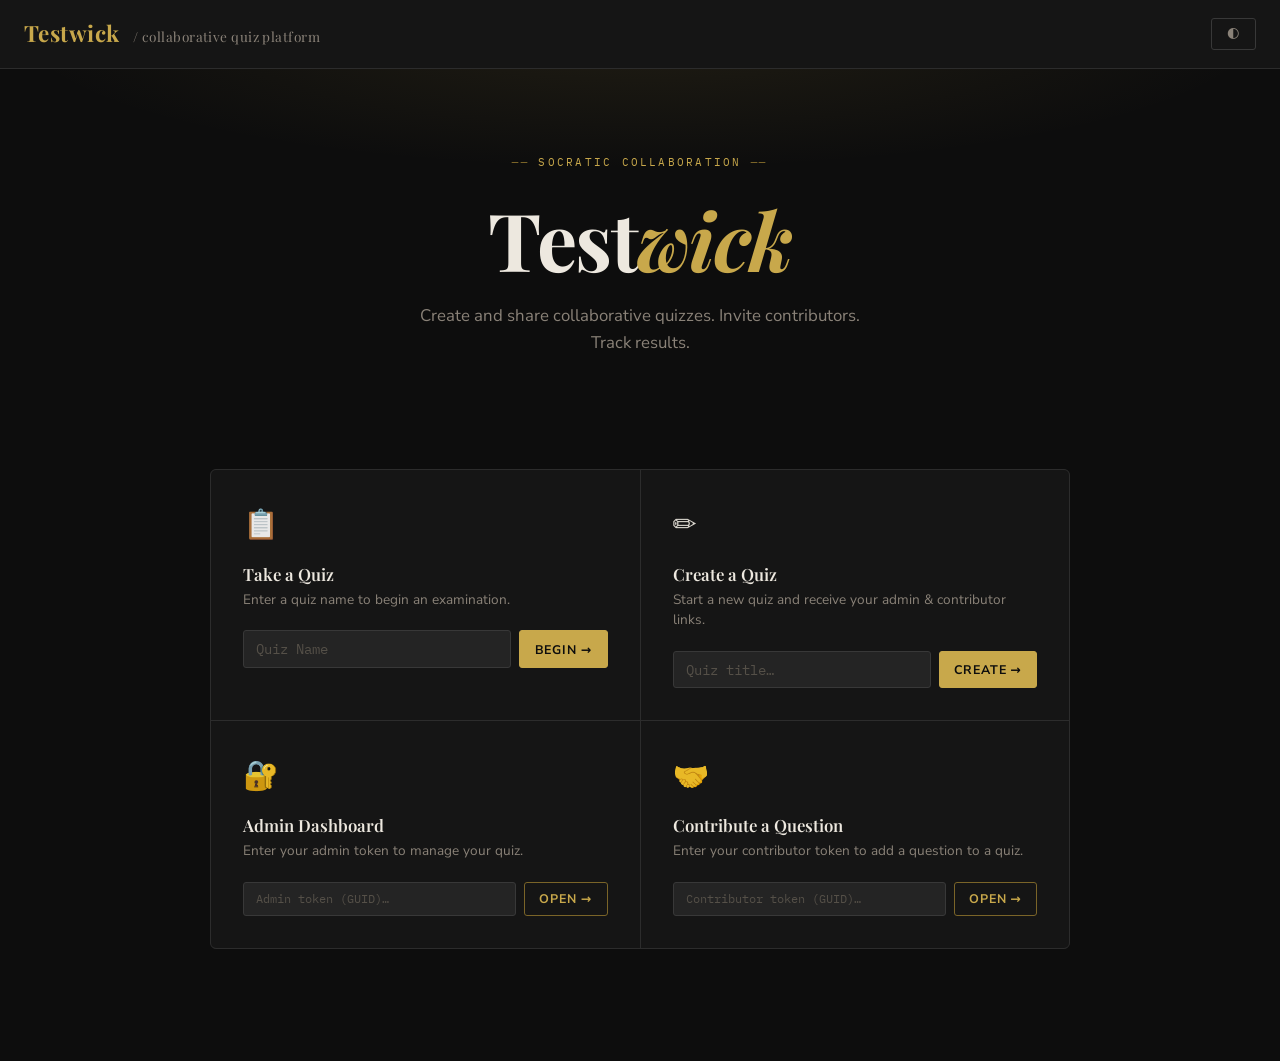
<file: Testwick/Testwick/wwwroot/index.html>
<!DOCTYPE html>
<html lang="en">
<head>
    <meta charset="UTF-8" />
    <meta name="viewport" content="width=device-width, initial-scale=1.0" />
    <title>Testwick</title>
    <link rel="stylesheet" href="style.css" />
    <style>
        /* ── Index-specific styles ── */
        .hero {
            padding: 5rem 1.5rem 4rem;
            text-align: center;
            position: relative;
            overflow: hidden;
        }

            .hero::before {
                content: '';
                position: absolute;
                inset: 0;
                background: radial-gradient(ellipse 70% 50% at 50% -10%, rgba(200,168,75,0.1) 0%, transparent 70%);
                pointer-events: none;
            }

        .hero-eyebrow {
            font-family: var(--font-mono);
            font-size: 0.7rem;
            color: var(--gold);
            text-transform: uppercase;
            letter-spacing: 0.2em;
            margin-bottom: 1.25rem;
            display: inline-flex;
            align-items: center;
            gap: 0.6rem;
        }

            .hero-eyebrow::before,
            .hero-eyebrow::after {
                content: '──';
                color: var(--gold-dim);
                font-size: 0.6rem;
            }

        .hero h1 {
            font-size: clamp(2.8rem, 7vw, 5rem);
            font-weight: 700;
            letter-spacing: -0.02em;
            margin-bottom: 1rem;
            color: var(--text);
        }

            .hero h1 em {
                font-style: italic;
                color: var(--gold);
            }

        .hero-sub {
            font-size: 1.05rem;
            color: var(--text-muted);
            max-width: 480px;
            margin: 0 auto 3rem;
        }

        .hub-grid {
            display: grid;
            grid-template-columns: repeat(2, 1fr);
            gap: 1px;
            background: var(--border);
            border: 1px solid var(--border);
            border-radius: var(--radius-lg);
            overflow: hidden;
            max-width: 860px;
            margin: 0 auto;
        }

        @media (max-width: 640px) {
            .hub-grid {
                grid-template-columns: 1fr;
            }
        }

        .hub-panel {
            background: var(--surface);
            padding: 2rem;
            transition: background var(--transition);
        }

            .hub-panel:hover {
                background: var(--surface-2);
            }

        .hub-panel-icon {
            font-size: 1.8rem;
            margin-bottom: 1rem;
            opacity: 0.9;
        }

        .hub-panel h3 {
            font-size: 1.05rem;
            margin-bottom: 0.35rem;
        }

        .hub-panel p {
            font-size: 0.85rem;
            margin-bottom: 1.25rem;
            line-height: 1.5;
        }

        .inline-form {
            display: flex;
            gap: 0.5rem;
        }

            .inline-form input {
                flex: 1;
                min-width: 0;
                background: var(--surface-3);
                border: 1px solid var(--border-2);
                border-radius: var(--radius);
                color: var(--text);
                font-family: var(--font-mono);
                font-size: 0.85rem;
                padding: 0.55rem 0.75rem;
                outline: none;
                transition: border-color var(--transition);
            }

                .inline-form input:focus {
                    border-color: var(--gold);
                }

                .inline-form input::placeholder {
                    color: var(--text-dim);
                }

        .create-section {
            max-width: 860px;
            margin: 3rem auto 0;
            padding: 0 0 4rem;
        }

        .create-section-heading {
            font-family: var(--font-display);
            font-size: 1.5rem;
            margin-bottom: 1.5rem;
            display: flex;
            align-items: center;
            gap: 1rem;
        }

            .create-section-heading::after {
                content: '';
                flex: 1;
                height: 1px;
                background: var(--border);
            }

        /* Created Quiz Result */
        #create-result {
            background: var(--surface);
            border: 1px solid var(--gold-dim);
            border-radius: var(--radius-lg);
            padding: 2rem;
            animation: fadeUp 0.4s ease;
        }

            #create-result h3 {
                font-size: 1.15rem;
                margin-bottom: 0.5rem;
            }

            #create-result .quiz-id-display {
                font-family: var(--font-mono);
                color: var(--gold);
                font-size: 1rem;
                margin-bottom: 1.5rem;
            }

        .token-section {
            margin-bottom: 1rem;
        }

            .token-section label {
                font-size: 0.72rem;
                font-weight: 700;
                text-transform: uppercase;
                letter-spacing: 0.08em;
                color: var(--text-muted);
                display: block;
                margin-bottom: 0.35rem;
            }

        .token-links {
            display: flex;
            gap: 0.5rem;
            margin-top: 0.75rem;
        }
    </style>
</head>
<body>
    <header class="site-header">
        <span class="site-logo">Testwick <span>/ collaborative quiz platform</span></span>
        <nav class="nav-links">
            <button class="btn btn-ghost btn-sm" onclick="toggleTheme()">🌓</button>
        </nav>
    </header>

    <!-- ── Hero ── -->
    <section class="hero">
        <div class="hero-eyebrow">Socratic Collaboration</div>
        <h1>Test<em>wick</em></h1>
        <p class="hero-sub">Create and share collaborative quizzes. Invite contributors. Track results.</p>
    </section>

    <!-- ── Hub Grid ── -->
    <div style="padding: 0 1.5rem;">
        <div class="hub-grid fade-up">

            <!-- Take a Quiz -->
            <div class="hub-panel">
                <div class="hub-panel-icon">📋</div>
                <h3>Take a Quiz</h3>
                <p>Enter a quiz name to begin an examination.</p>
                <div class="inline-form">
                    <input type="text" id="quiz-name-input" placeholder="Quiz Name" />
                    <button class="btn btn-primary btn-sm" onclick="goToQuiz()">Begin →</button>
                </div>
                <div id="quiz-selection" class="hidden mt-2"></div>
                <div id="quiz-name-error" class="alert alert-error mt-2 hidden"></div>
            </div>

            <!-- Create a Quiz -->
            <div class="hub-panel">
                <div class="hub-panel-icon">✏️</div>
                <h3>Create a Quiz</h3>
                <p>Start a new quiz and receive your admin &amp; contributor links.</p>
                <div class="inline-form">
                    <input type="text" id="quiz-title-input" placeholder="Quiz title…" />
                    <button id="create-btn" class="btn btn-primary btn-sm" onclick="createQuiz()">Create →</button>
                </div>
                <div id="create-error" class="alert alert-error mt-2 hidden"></div>
                <div id="create-loading" class="mt-2 hidden" style="display:none;">
                    <span class="spinner"></span>
                </div>
            </div>

            <!-- Admin Access -->
            <div class="hub-panel">
                <div class="hub-panel-icon">🔐</div>
                <h3>Admin Dashboard</h3>
                <p>Enter your admin token to manage your quiz.</p>
                <div class="inline-form">
                    <input type="text" id="admin-token-input" placeholder="Admin token (GUID)…" style="font-family:var(--font-mono);font-size:0.75rem;" />
                    <button class="btn btn-outline btn-sm" onclick="goToAdmin()">Open →</button>
                </div>
                <div id="admin-error" class="alert alert-error mt-2 hidden"></div>
            </div>

            <!-- Contributor Access -->
            <div class="hub-panel">
                <div class="hub-panel-icon">🤝</div>
                <h3>Contribute a Question</h3>
                <p>Enter your contributor token to add a question to a quiz.</p>
                <div class="inline-form">
                    <input type="text" id="contrib-token-input" placeholder="Contributor token (GUID)…" style="font-family:var(--font-mono);font-size:0.75rem;" />
                    <button class="btn btn-outline btn-sm" onclick="goToContrib()">Open →</button>
                </div>
                <div id="contrib-error" class="alert alert-error mt-2 hidden"></div>
            </div>

        </div>
    </div>

    <!-- ── Created Quiz Result ── -->
    <div class="create-section">
        <div id="create-result" class="hidden">
            <div class="section-label">Quiz Created</div>
            <h3>Your quiz is ready</h3>
            <div class="quiz-id-display">Quiz ID: <span id="result-quiz-id"></span></div>

            <div class="token-section">
                <label>Admin Token (keep private — full control)</label>
                <div class="token-box">
                    <code id="result-admin-token"></code>
                    <button class="token-copy-btn" onclick="copyToken('result-admin-token', this)">copy</button>
                </div>
            </div>

            <div class="token-section">
                <label>Contributor Token (share with contributors)</label>
                <div class="token-box">
                    <code id="result-contrib-token"></code>
                    <button class="token-copy-btn" onclick="copyToken('result-contrib-token', this)">copy</button>
                </div>
            </div>

            <div class="token-links">
                <button class="btn btn-primary btn-sm" onclick="openAdmin()">Open Admin Dashboard →</button>
            </div>
        </div>
    </div>

    <script src="config.js"></script>
    <script>
        // ── Navigate to quiz ──────────────────────────────────────
        async function goToQuiz() {
            const name = document.getElementById('quiz-name-input').value.trim();
            const err = document.getElementById('quiz-name-error');

            // clear multiple choice container on call
            const container = document.getElementById('quiz-selection');
            container.innerHTML = '';

            if (!name) {
                err.textContent = 'Please enter a valid quiz name.';
                err.classList.remove('hidden');
                return;
            }

            err.classList.add('hidden');

            try {
                const url = API.quizByName(name);
                console.log(url);
                const res = await fetch(url);
                if (!res.ok) throw new Error(`Server error: ${res.status}`);

                const quizzes = await res.json();

                if (!quizzes || quizzes.length === 0) {
                    err.textContent = 'No quizzes found with that name.';
                    err.classList.remove('hidden');
                    return;
                }

                if (quizzes.length === 1) {
                    window.location.href = `quiz.html?id=${quizzes[0].id}`;
                    return;
                }

                // multiple matches -> show selector
                renderQuizSelection(quizzes);
            }
            catch (e) {
                err.textContent = `Failed to search quizzes: ` + e.message;
                err.classList.remove('hidden');
            }
        }

        document.getElementById('quiz-name-input').addEventListener('keydown', e => {
            if (e.key === 'Enter') goToQuiz();
        });

        function renderQuizSelection(quizzes) {
            const container = document.getElementById('quiz-selection');
            container.innerHTML = '';

            quizzes.forEach(q => {
                const btn = document.createElement('button');
                btn.className = 'btn btn-outline btn-sm';
                btn.style.display = 'block';
                btn.style.merginBottom = '0.5rem';

                btn.textContent = `${q.title} (ID: ${q.id})`;

                btn.onclick = () => {
                    window.location.href = `quiz.html?id=${q.id}`;
                }

                container.appendChild(btn);
            })

            container.classList.remove('hidden');
        }

        // ── Create quiz ───────────────────────────────────────────
        let createdAdminToken = null;
        let createCooldown = false;

        async function createQuiz() {

            // handle rapid clicks
            if (createCooldown) return; // block clicks

            const btn = document.getElementById("create-btn");
            const title = document.getElementById('quiz-title-input').value.trim();
            const err = document.getElementById('create-error');
            const loading = document.getElementById('create-loading');
            const result = document.getElementById('create-result');

            if (!title) {
                err.textContent = 'Please enter a quiz title.';
                err.classList.remove('hidden');
                return;
            }
            err.classList.add('hidden');
            loading.classList.remove('hidden');

            try {
                const res = await fetch(API.quizCreate(), {
                    method: 'POST',
                    headers: { 'Content-Type': 'application/json' },
                    body: JSON.stringify({ title, questionIds: [] })
                });
                if (!res.ok) throw new Error(`Server error ${res.status}`);
                const data = await res.json();

                createdAdminToken = data.adminToken;
                document.getElementById('quiz-title-input').textContent = ""; // clear on creation
                document.getElementById('result-quiz-id').textContent = data.id;
                document.getElementById('result-admin-token').textContent = data.adminToken;
                document.getElementById('result-contrib-token').textContent = data.contributorToken;
                result.classList.remove('hidden');
                result.scrollIntoView({ behavior: 'smooth', block: 'center' });

                // add cooldown on success
                createCooldown = true;
                if (btn) btn.disabled = true;
            } catch (e) {
                err.textContent = 'Failed to create quiz: ' + e.message;
                err.classList.remove('hidden');
            } finally {
                loading.classList.add('hidden');
            }

            // handle re-enabling of create button
            setTimeout(() => {
                createCooldown = false;
                if (btn) btn.disabled = false;
            }, 1000);
        }

        document.getElementById('quiz-title-input').addEventListener('keydown', e => {
            if (e.key === 'Enter') createQuiz();
        });

        function openAdmin() {
            if (createdAdminToken) window.location.href = `admin.html?token=${createdAdminToken}`;
        }

        // ── Admin navigation ──────────────────────────────────────
        function goToAdmin() {
            const tok = document.getElementById('admin-token-input').value.trim();
            const err = document.getElementById('admin-error');
            if (!isGuid(tok)) {
                err.textContent = 'Please enter a valid GUID token.';
                err.classList.remove('hidden');
                return;
            }
            err.classList.add('hidden');
            window.location.href = `admin.html?token=${tok}`;
        }

        document.getElementById('admin-token-input').addEventListener('keydown', e => {
            if (e.key === 'Enter') goToAdmin();
        });
        document.getElementById('admin-token-input').addEventListener('keydown', e => {
            if (e.key === 'Enter') goToAdmin();
        });

        // ── Contributor navigation ────────────────────────────────
        function goToContrib() {
            const tok = document.getElementById('contrib-token-input').value.trim();
            const err = document.getElementById('contrib-error');
            if (!isGuid(tok)) {
                err.textContent = 'Please enter a valid GUID token.';
                err.classList.remove('hidden');
                return;
            }
            err.classList.add('hidden');
            window.location.href = `contribute.html?token=${tok}`;
        }

        document.getElementById('contrib-token-input').addEventListener('keydown', e => {
            if (e.key === 'Enter') goToContrib();
        });

        // ── Helpers ───────────────────────────────────────────────
        function isGuid(s) {
            return /^[0-9a-f]{8}-[0-9a-f]{4}-[0-9a-f]{4}-[0-9a-f]{4}-[0-9a-f]{12}$/i.test(s);
        }

        function copyToken(elementId, btn) {
            const text = document.getElementById(elementId).textContent;
            navigator.clipboard.writeText(text).then(() => {
                const orig = btn.textContent;
                btn.textContent = 'copied!';
                btn.style.color = 'var(--green)';
                setTimeout(() => { btn.textContent = orig; btn.style.color = ''; }, 1800);
            });
        }
    </script>
</body>
</html>
</file>
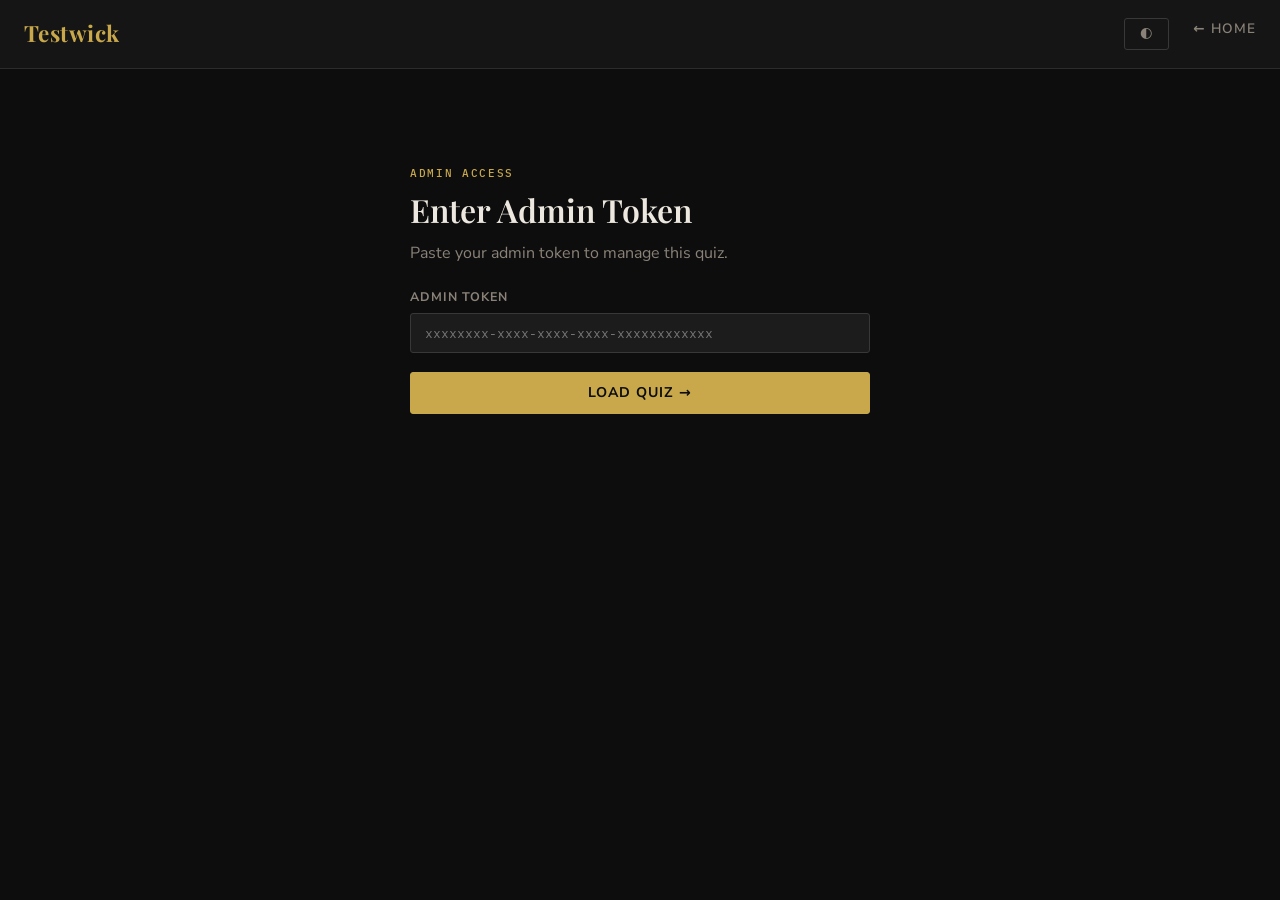
<file: Testwick/Testwick/wwwroot/admin.html>
<!DOCTYPE html>
<html lang="en">
<head>
    <meta charset="UTF-8" />
    <meta name="viewport" content="width=device-width, initial-scale=1.0" />
    <title>Testwick – Admin</title>
    <link rel="stylesheet" href="style.css" />
    <style>
        .admin-shell {
            max-width: 860px;
            margin: 0 auto;
            padding: 2rem 1.5rem 4rem;
        }

        /* Top stats bar */
        .stats-bar {
            display: flex;
            gap: 1px;
            background: var(--border);
            border: 1px solid var(--border);
            border-radius: var(--radius-lg);
            overflow: hidden;
            margin-bottom: 2rem;
        }

        .stat-cell {
            flex: 1;
            background: var(--surface);
            padding: 1rem 1.25rem;
            text-align: center;
        }

            .stat-cell:hover {
                background: var(--surface-2);
            }

        .stat-num {
            font-family: var(--font-display);
            font-size: 1.8rem;
            color: var(--gold);
            line-height: 1;
            margin-bottom: 0.3rem;
        }

        .stat-label {
            font-family: var(--font-mono);
            font-size: 0.65rem;
            color: var(--text-dim);
            text-transform: uppercase;
            letter-spacing: 0.1em;
        }

        /* Section panels */
        .admin-section {
            background: var(--surface);
            border: 1px solid var(--border);
            border-radius: var(--radius-lg);
            padding: 1.5rem;
            margin-bottom: 1.25rem;
        }

        .admin-section-title {
            font-family: var(--font-display);
            font-size: 1rem;
            color: var(--text);
            margin-bottom: 1rem;
            display: flex;
            align-items: center;
            gap: 0.6rem;
        }

        /* Token row */
        .token-row {
            margin-bottom: 0.75rem;
        }

            .token-row label {
                font-size: 0.7rem;
                font-weight: 700;
                text-transform: uppercase;
                letter-spacing: 0.08em;
                color: var(--text-muted);
                display: block;
                margin-bottom: 0.3rem;
            }

        /* Edit title */
        .edit-title-row {
            display: flex;
            gap: 0.5rem;
            align-items: flex-start;
        }

            .edit-title-row input {
                flex: 1;
                background: var(--surface-2);
                border: 1px solid var(--border-2);
                border-radius: var(--radius);
                color: var(--text);
                font-family: var(--font-display);
                font-size: 1rem;
                padding: 0.6rem 0.85rem;
                outline: none;
                transition: border-color var(--transition);
            }

                .edit-title-row input:focus {
                    border-color: var(--gold);
                }

        /* Add question row */
        .add-q-row {
            display: flex;
            gap: 0.5rem;
            align-items: flex-end;
        }

            .add-q-row .field {
                margin-bottom: 0;
                flex: 1;
            }

        /* Question list */
        .question-list {
            display: flex;
            flex-direction: column;
            gap: 0.75rem;
        }

        .question-item {
            background: var(--surface-2);
            border: 1px solid var(--border);
            border-radius: var(--radius-lg);
            padding: 1rem 1.25rem;
            display: flex;
            align-items: center;
            gap: 1rem;
            transition: border-color var(--transition);
        }

            .question-item:hover {
                border-color: var(--border-2);
            }

        .remove-btn {
            background: none;
            border: none;
            cursor: pointer;
            color: var(--text-dim);
            font-size: 0.9rem;
            padding: 0 0.2rem;
            transition: color var(--transition);
            line-height: 1;
            vertical-align: central;
        }

            .remove-btn:hover {
                color: var(--red);
            }

        .q-position {
            font-family: var(--font-mono);
            font-size: 0.72rem;
            color: var(--text-dim);
            min-width: 24px;
            text-align: right;
            padding-top: 2px;
        }

        .q-body {
            flex: 1;
            min-width: 0;
        }

            .q-body .q-text {
                font-family: var(--font-display);
                font-size: 0.95rem;
                color: var(--text);
                margin-bottom: 0.4rem;
                line-height: 1.4;
            }

        .q-choices-preview {
            display: flex;
            flex-wrap: wrap;
            gap: 0.35rem;
            margin-top: 0.4rem;
        }

        .q-choice-pill {
            font-size: 0.72rem;
            padding: 0.15rem 0.5rem;
            border-radius: 999px;
            border: 1px solid var(--border-2);
            color: var(--text-dim);
            background: var(--surface-3);
        }

            .q-choice-pill.is-correct {
                border-color: var(--green);
                color: var(--green);
                background: var(--green-bg);
            }

        .q-actions-cell {
            display: flex;
            flex-direction: column;
            gap: 0.4rem;
            align-items: flex-end;
            flex-shrink: 0;
        }

        /* Results table */
        .results-table {
            width: 100%;
            border-collapse: collapse;
            font-size: 0.85rem;
        }

            .results-table th {
                font-family: var(--font-mono);
                font-size: 0.65rem;
                text-transform: uppercase;
                letter-spacing: 0.08em;
                color: var(--text-dim);
                padding: 0.5rem 0.75rem;
                text-align: left;
                border-bottom: 1px solid var(--border);
            }

            .results-table td {
                padding: 0.65rem 0.75rem;
                color: var(--text-muted);
                border-bottom: 1px solid var(--border);
            }

            .results-table tr:last-child td {
                border-bottom: none;
            }

            .results-table tr:hover td {
                background: var(--surface-2);
                color: var(--text);
            }

        .score-cell {
            font-family: var(--font-mono);
            color: var(--gold) !important;
        }

        .name-cell {
            color: var(--text) !important;
            font-weight: 600;
        }

        /* Empty state inline */
        .inline-empty {
            text-align: center;
            padding: 2rem;
            color: var(--text-dim);
            font-size: 0.85rem;
            font-family: var(--font-mono);
        }

        /* Confirm dialog */
        .confirm-overlay {
            position: fixed;
            inset: 0;
            background: rgba(0,0,0,0.7);
            display: flex;
            align-items: center;
            justify-content: center;
            z-index: 100;
            backdrop-filter: blur(3px);
        }

        .confirm-box {
            background: var(--surface);
            border: 1px solid var(--border-2);
            border-radius: var(--radius-lg);
            padding: 2rem;
            max-width: 380px;
            width: 90%;
            text-align: center;
            animation: fadeUp 0.25s ease;
        }

            .confirm-box h3 {
                margin-bottom: 0.5rem;
            }

            .confirm-box p {
                font-size: 0.88rem;
                margin-bottom: 1.5rem;
            }

        .confirm-btns {
            display: flex;
            gap: 0.75rem;
            justify-content: center;
        }
    </style>
</head>
<body>

    <header class="site-header">
        <a href="index.html" class="site-logo">Testwick</a>
        <nav class="nav-links">
            <button class="btn btn-ghost btn-sm" onclick="toggleTheme()">🌓</button>
            <a href="index.html">← Home</a>
        </nav>
    </header>

    <!-- Confirm Dialog -->
    <div id="confirm-overlay" class="confirm-overlay hidden">
        <div class="confirm-box">
            <h3 id="confirm-title">Are you sure?</h3>
            <p id="confirm-body"></p>
            <div class="confirm-btns">
                <button class="btn btn-ghost" onclick="closeConfirm()">Cancel</button>
                <button class="btn btn-primary" id="confirm-ok-btn">Confirm</button>
            </div>
        </div>
    </div>

    <div class="admin-shell">

        <!-- Loading -->
        <div id="loading" class="loading-center">
            <div class="spinner"></div>
            <span>Loading quiz…</span>
        </div>

        <!-- Token Entry Prompt -->
        <div id="token-prompt" class="hidden" style="max-width:460px;margin:4rem auto;">
            <div class="section-label">Admin Access</div>
            <h2 style="margin-bottom:0.75rem;">Enter Admin Token</h2>
            <p style="margin-bottom:1.25rem;">Paste your admin token to manage this quiz.</p>
            <div class="field">
                <label>Admin Token</label>
                <input type="text" id="token-input-field"
                       placeholder="xxxxxxxx-xxxx-xxxx-xxxx-xxxxxxxxxxxx"
                       style="font-family:var(--font-mono);font-size:0.82rem;" />
            </div>
            <div id="token-error" class="alert alert-error hidden mb-2"></div>
            <button class="btn btn-primary btn-full" onclick="loadByToken()">Load Quiz →</button>
        </div>

        <!-- Error state -->
        <div id="error-state" class="hidden mt-4">
            <div class="alert alert-error"></div>
            <div class="text-center mt-3">
                <a href="index.html" class="btn btn-ghost">← Back to home</a>
            </div>
        </div>

        <!-- Main admin content -->
        <div id="admin-content" class="hidden">

            <!-- Page title -->
            <div class="page-hero" style="padding-top:2.5rem;">
                <div class="eyebrow">Admin Dashboard</div>
                <h1 id="quiz-title-display"></h1>
                <p id="quiz-meta-display"></p>
            </div>

            <!-- Stats -->
            <div class="stats-bar">
                <div class="stat-cell">
                    <div class="stat-num" id="stat-questions">0</div>
                    <div class="stat-label">Questions</div>
                </div>
                <div class="stat-cell">
                    <div class="stat-num" id="stat-results">—</div>
                    <div class="stat-label">Submissions</div>
                </div>
                <div class="stat-cell">
                    <div class="stat-num" id="stat-avg">—</div>
                    <div class="stat-label">Avg Score</div>
                </div>
                <div class="stat-cell">
                    <div class="stat-num" id="stat-id">—</div>
                    <div class="stat-label">Quiz ID</div>
                </div>
            </div>

            <!-- Tokens -->
            <div class="admin-section">
                <div class="admin-section-title">🔑 Tokens & Links</div>
                <div class="token-row">
                    <label>Admin Token (this page)</label>
                    <div class="token-box">
                        <code id="display-admin-token"></code>
                        <button class="token-copy-btn" onclick="copyToken('display-admin-token',this)">copy</button>
                    </div>
                </div>
                <div class="token-row">
                    <label>Contributor Token — share this with contributors</label>
                    <div class="token-box">
                        <code id="display-contrib-token"></code>
                        <button class="token-copy-btn" onclick="copyToken('display-contrib-token',this)">copy</button>
                    </div>
                </div>
                <div class="token-row" style="margin-top:0.75rem;">
                    <label>Public Quiz Link</label>
                    <div class="token-box">
                        <code id="display-quiz-link"></code>
                        <button class="token-copy-btn" onclick="copyToken('display-quiz-link',this)">copy</button>
                    </div>
                </div>
            </div>

            <!-- Edit Title -->
            <div class="admin-section">
                <div class="admin-section-title">✏️ Edit Quiz Title</div>
                <div class="edit-title-row">
                    <input type="text" id="title-input" placeholder="Quiz title…" />
                    <button class="btn btn-outline" onclick="saveTitle()">Save</button>
                </div>
                <div id="title-msg" class="mt-1" style="font-size:0.8rem;color:var(--green);display:none;">✓ Title updated</div>
                <div id="title-err" class="alert alert-error mt-2 hidden"></div>
            </div>

            <!-- Add Existing Question -->
            <div class="admin-section">
                <div class="admin-section-title">➕ Add Existing Question by ID</div>
                <div class="add-q-row">
                    <div class="field">
                        <label>Question ID</label>
                        <input type="number" id="add-q-id" placeholder="e.g. 42" min="1"
                               style="font-family:var(--font-mono);" />
                    </div>
                    <button class="btn btn-outline" onclick="addQuestion()">Add Question</button>
                </div>
                <div id="add-q-msg" class="alert alert-success mt-2 hidden"></div>
                <div id="add-q-err" class="alert alert-error mt-2 hidden"></div>
            </div>

            <!-- Questions List -->
            <div class="admin-section">
                <div class="admin-section-title">📋 Questions <span id="q-count-badge" class="badge badge-muted ml-2" style="margin-left:0.5rem;"></span></div>
                <div id="questions-list" class="question-list">
                    <div class="inline-empty">No questions yet</div>
                </div>
            </div>

            <!-- Results -->
            <div class="admin-section">
                <div class="admin-section-title">📊 Submissions</div>
                <div id="results-area">
                    <div class="loading-center" style="min-height:80px;">
                        <div class="spinner"></div>
                    </div>
                </div>
            </div>

        </div><!-- /admin-content -->

    </div><!-- /admin-shell -->

    <script src="config.js"></script>
    <script>
        let currentAdminToken = null;
        let currentContributorToken = null;
        let currentAdminQuiz = null;
        let currentResults = [];

        // ── Init ──────────────────────────────────────────────────
        async function init() {
            const params = new URLSearchParams(window.location.search);
            const token = params.get('token');

            if (!token || !isGuid(token)) {
                document.getElementById('loading').classList.add('hidden');
                document.getElementById('token-prompt').classList.remove('hidden');
                return;
            }
            await loadQuiz(token);
        }

        async function loadByToken() {
            const tok = document.getElementById('token-input-field').value.trim();
            const err = document.getElementById('token-error');
            if (!isGuid(tok)) {
                err.textContent = 'Please enter a valid GUID token.';
                err.classList.remove('hidden');
                return;
            }
            err.classList.add('hidden');
            document.getElementById('token-prompt').classList.add('hidden');
            document.getElementById('loading').classList.remove('hidden');
            await loadQuiz(tok);
        }

        async function loadQuiz(token) {
            currentAdminToken = token;
            try {
                const res = await fetch(API.quizByAdmin(token));
                if (res.status === 404) throw new Error('Quiz not found. Check your admin token.');
                if (!res.ok) throw new Error(`Server error ${res.status}`);
                currentAdminQuiz = await res.json();
                currentContributorToken = currentAdminQuiz.contributorToken
            } catch (e) {
                showError(e.message);
                return;
            }

            document.getElementById('loading').classList.add('hidden');
            renderAdmin();
            loadResults();
        }

        // ── Render ────────────────────────────────────────────────
        function renderAdmin() {
            const q = currentAdminQuiz;

            document.title = `Testwick – Admin: ${q.title}`;
            document.getElementById('quiz-title-display').textContent = q.title;
            document.getElementById('quiz-meta-display').textContent = `Quiz #${q.id}`;
            document.getElementById('stat-questions').textContent = q.questions.length;
            document.getElementById('stat-id').textContent = q.id;

            document.getElementById('title-input').value = q.title;

            document.getElementById('display-admin-token').textContent = currentAdminToken;
            document.getElementById('display-contrib-token').textContent = currentContributorToken;
            document.getElementById('display-quiz-link').textContent =
                `${location.origin}${location.pathname.replace('admin.html', 'quiz.html')}?id=${q.id}`;

            renderQuestions(q.questions);
            document.getElementById('q-count-badge').textContent = q.questions.length;
            document.getElementById('admin-content').classList.remove('hidden');
        }

        function renderQuestions(questions) {
            const list = document.getElementById('questions-list');
            if (!questions.length) {
                list.innerHTML = '<div class="inline-empty">No questions yet — add one below.</div>';
                return;
            }

            list.innerHTML = '';
            const letters = ['A', 'B', 'C', 'D', 'E', 'F', 'G', 'H'];

            questions.forEach((q, idx) => {
                const pillsHtml = q.choices.map((c, ci) => `
                    <span class="q-choice-pill ${c.id === q.correctChoiceId ? 'is-correct' : ''}">
                        ${letters[ci] || ci + 1}. ${escHtml(c.text)}
                        ${c.id === q.correctChoiceId ? ' ✓' : ''}
                    </span>
                `).join('');

                const item = document.createElement('div');
                item.className = 'question-item';
                item.innerHTML = `
                    <div class="q-position">${idx + 1}</div>
                    <div class="q-body">
                        <div class="q-text" >${escHtml(q.text)}</div>
                        <div class="q-choices-preview">${pillsHtml}</div>
                    </div>
                    <div class="q-actions-cell">
                        <span class="badge badge-muted mono">Q-ID:${q.id}</span>
                    </div>

                    ${`<button class="remove-btn" data-idx="${idx}">✕</button>`}
                `;

                list.appendChild(item);
            });
        }

        // ── Results ───────────────────────────────────────────────
        async function loadResults() {
            if (!currentAdminQuiz) return;
            try {
                const res = await fetch(API.resultsByQuiz(currentAdminQuiz.id));
                if (!res.ok) throw new Error();
                currentResults = await res.json();
                console.log(currentResults);
                renderResults();
            } catch {
                document.getElementById('results-area').innerHTML =
                    '<div class="inline-empty">Could not load submissions.</div>';
            }
        }

        async function renderResults() {
            const area = document.getElementById('results-area');
            if (!currentResults.length) {
                area.innerHTML = '<div class="inline-empty">No submissions yet.</div>';
                document.getElementById('stat-results').textContent = '0';
                document.getElementById('stat-avg').textContent = '—';
                return;
            }

            const total = currentResults.length;
            const avgScore = (currentResults.reduce((s, r) => s + r.score, 0) / total).toFixed(1);
            //const maxPoss = currentAdminQuiz.questions.length;

            document.getElementById('stat-results').textContent = total;

            const rowsHtml = await Promise.all(currentResults.map( async (r) => {
                const maxPoss = r.questionCountAtTestTime;
                const pct = maxPoss > 0 ? Math.round((r.score / maxPoss) * 100) : 0;
                //totalScorePercents += pct;
                let userAvg = 0

                try {
                    console.log("fetching userAvgResults");

                    const res = await fetch(API.userAvgResults(r.firstName, r.lastName));

                    if (!res.ok) {
                        const text = await res.text();
                        throw new Error();
                    }
                    userAvg = await res.json();
                    console.log(userAvg);
                } catch (ex) {
                    console.log(`Failed fetch: ${ex}`);
                    userAvg = 0;
                }

                return `
                    <tr>
                        <td class="name-cell">${escHtml(r.firstName)} ${escHtml(r.lastName)}</td>
                        <td class="score-cell">${r.score}/${maxPoss} <span style="color:var(--text-dim)">(${pct}%)</span></td>
                        <td class="alltime-avg-cell"><span style="color:var(--text-dim)">(${userAvg}%)</span></td>
                        <td>${formatDate(r.createdAt + `Z`)}</td>
                        <td><a href="results.html?id=${r.id}" class="btn btn-ghost btn-sm">View</a></td>
                    </tr>
                `;
            }))

            const rows = rowsHtml.join('');

            const pcts = currentResults.map(r => {
                const maxPoss = r.questionCountAtTestTime;
                return maxPoss > 0 ? Math.round((r.score / maxPoss) * 100) : 0;
            });
            let totalScorePercents = pcts.reduce((a, b) => a + b, 0);
            document.getElementById('stat-avg').textContent = `${Math.round(totalScorePercents / total * 100) / 100}%`;

            area.innerHTML = `
              <table class="results-table">
                <thead>
                  <tr>
                    <th>Name</th>
                    <th>Score</th>
                    <th>Alltime Average</th>
                    <th>Submitted</th>
                    <th></th>
                  </tr>
                </thead>
                <tbody>${rows}</tbody>
              </table>
            `;
        }

        // ── Actions ───────────────────────────────────────────────
        async function saveTitle() {
            const title = document.getElementById('title-input').value.trim();
            const err = document.getElementById('title-err');
            const msg = document.getElementById('title-msg');
            err.classList.add('hidden');
            msg.style.display = 'none';

            if (!title) {
                err.textContent = 'Title cannot be empty.';
                err.classList.remove('hidden');
                return;
            }

            try {
                const res = await fetch(API.quizUpdateAdmin(currentAdminToken), {
                    method: 'PUT',
                    headers: { 'Content-Type': 'application/json' },
                    body: JSON.stringify({
                        title,
                        questionIds: currentAdminQuiz.questions.map(q => q.id)
                    })
                });
                if (!res.ok) throw new Error(`Server error ${res.status}`);
                currentAdminQuiz.title = title;
                document.getElementById('quiz-title-display').textContent = title;
                document.title = `Testwick – Admin: ${title}`;
                msg.style.display = 'block';
                setTimeout(() => { msg.style.display = 'none'; }, 2500);
            } catch (e) {
                err.textContent = 'Failed to update title: ' + e.message;
                err.classList.remove('hidden');
            }
        }

        async function addQuestion() {
            const qid = document.getElementById('add-q-id').value.trim();
            const msg = document.getElementById('add-q-msg');
            const err = document.getElementById('add-q-err');
            msg.classList.add('hidden');
            err.classList.add('hidden');

            if (!qid || isNaN(qid)) {
                err.textContent = 'Enter a valid question ID.';
                err.classList.remove('hidden');
                return;
            }

            try {
                const res = await fetch(API.quizAddQuestion(currentAdminToken, qid), {
                    method: 'PUT'
                });
                if (res.status === 404) throw new Error('Question or quiz not found.');
                if (!res.ok) {
                    const data = await res.json();
                    throw new Error(data.message);
                }
                   /* throw new Error(`Server error ${res.status} and \n${await res.text()}`);*/
                currentAdminQuiz = await res.json();
                renderQuestions(currentAdminQuiz.questions);
                document.getElementById('q-count-badge').textContent = currentAdminQuiz.questions.length;
                document.getElementById('stat-questions').textContent = currentAdminQuiz.questions.length;
                document.getElementById('add-q-id').value = '';
                msg.textContent = `Question #${qid} added successfully.`;
                msg.classList.remove('hidden');
                setTimeout(() => msg.classList.add('hidden'), 3000);
            } catch (e) {
                console.error("FULL ERROR:", e);
                err.textContent = 'Failed to remove question: ' + e.message;
                err.classList.remove('hidden');
            }
        }

        async function removeChoice(idx) {
            const msg = document.getElementById('add-q-msg');
            const err = document.getElementById('add-q-err');
            msg.classList.add('hidden');
            err.classList.add('hidden');

            // currentAdminQuiz.questions is bad - fix!!!!

            try {
                console.log("index: " + idx);
                console.log("question object: " + currentAdminQuiz.questions[idx]);
                console.log("id: " + currentAdminQuiz.questions[idx].id);
                const res = await fetch(API.quizRemoveQuestion(currentAdminToken, currentAdminQuiz.questions[idx].id), {
                    method: 'PUT',

                });

                if (res.status === 404) throw new Error('Question or quiz not found.');
                if (!res.ok) throw new Error(`Server error ${res.status}`);
                currentAdminQuiz = await res.json();
                renderQuestions(currentAdminQuiz.questions);
                document.getElementById('q-count-badge').textContent = currentAdminQuiz.questions.length;
                document.getElementById('stat-questions').textContent = currentAdminQuiz.questions.length;
                msg.textContent = `Question #${idx} removed successfully.`;
                msg.classList.remove('hidden');
                renderQuestions(currentAdminQuiz.questions);
                setTimeout(() => msg.classList.add('hidden'), 3000);
            } catch (e) {
                err.textContent = 'Failed to remove question: ' + e.message;
                err.classList.remove('hidden');
            }
        }

        document.getElementById('questions-list').addEventListener('click', (e) => {
            if (e.target.classList.contains('remove-btn')) {
                removeChoice(Number(e.target.dataset.idx));
            }
        });

        // ── Confirm Dialog ────────────────────────────────────────
        let confirmCallback = null;
        function openConfirm(title, body, onOk) {
            document.getElementById('confirm-title').textContent = title;
            document.getElementById('confirm-body').textContent = body;
            confirmCallback = onOk;
            document.getElementById('confirm-overlay').classList.remove('hidden');
        }
        function closeConfirm() {
            document.getElementById('confirm-overlay').classList.add('hidden');
            confirmCallback = null;
        }
        document.getElementById('confirm-ok-btn').onclick = () => {
            if (confirmCallback) confirmCallback();
            closeConfirm();
        };

        // ── Helpers ───────────────────────────────────────────────
        function isGuid(s) {
            return /^[0-9a-f]{8}-[0-9a-f]{4}-[0-9a-f]{4}-[0-9a-f]{4}-[0-9a-f]{12}$/i.test(s);
        }

        function showError(msg) {
            document.getElementById('loading').classList.add('hidden');
            const state = document.getElementById('error-state');
            state.classList.remove('hidden');
            state.querySelector('.alert').textContent = msg;
        }

        function copyToken(elementId, btn) {
            const text = document.getElementById(elementId).textContent;
            navigator.clipboard.writeText(text).then(() => {
                const orig = btn.textContent;
                btn.textContent = 'copied!';
                btn.style.color = 'var(--green)';
                setTimeout(() => { btn.textContent = orig; btn.style.color = ''; }, 1800);
            });
        }

        function formatDate(iso) {
            try {
                return new Date(iso).toLocaleString('en-US', {
                    timeZone: 'America/New_York',
                    month: 'short', day: 'numeric', year: 'numeric',
                    hour: '2-digit', minute: '2-digit'
                });
            } catch { return iso; }
        }

        function escHtml(str) {
            return String(str)
                .replace(/&/g, '&amp;').replace(/</g, '&lt;').replace(/>/g, '&gt;').replace(/"/g, '&quot;').replace(/\n/g, '<br>');
        }

        init();
    </script>
</body>
</html>
</file>
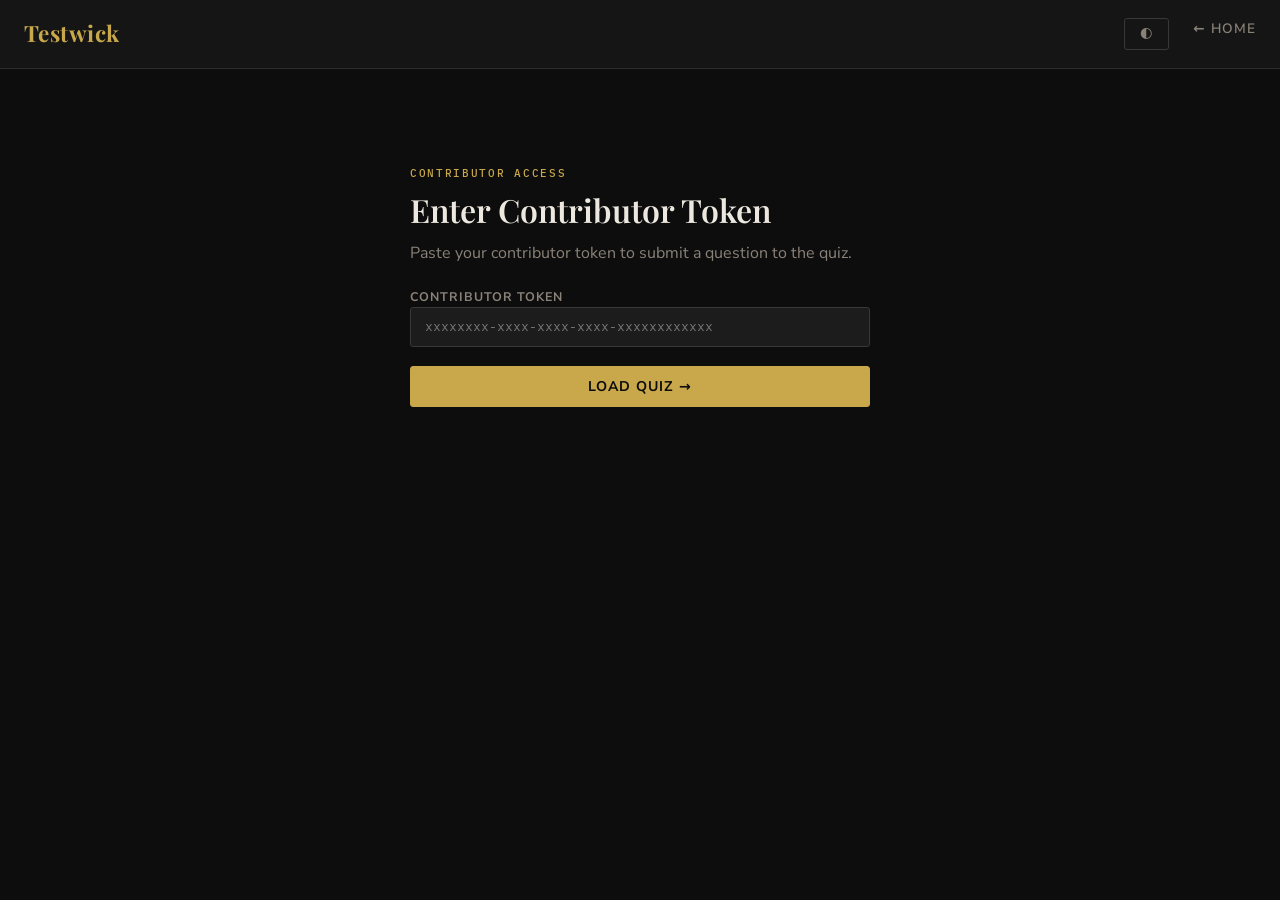
<file: Testwick/Testwick/wwwroot/contribute.html>
<!DOCTYPE html>
<html lang="en">
<head>
    <meta charset="UTF-8" />
    <meta name="viewport" content="width=device-width, initial-scale=1.0" />
    <title>Testwick – Contribute</title>
    <link rel="stylesheet" href="style.css" />
    <style>
        .contrib-shell {
            max-width: 680px;
            margin: 0 auto;
            padding: 2rem 1.5rem 4rem;
        }

        /* Quiz preview */
        .quiz-preview {
            background: var(--surface);
            border: 1px solid var(--border);
            border-radius: var(--radius-lg);
            padding: 1.4rem 1.5rem;
            margin-bottom: 2rem;
        }

        .quiz-preview-label {
            font-family: var(--font-mono);
            font-size: 0.65rem;
            text-transform: uppercase;
            letter-spacing: 0.12em;
            color: var(--gold);
            margin-bottom: 0.35rem;
        }

        .quiz-preview-title {
            font-family: var(--font-display);
            font-size: 1.3rem;
            color: var(--text);
            margin-bottom: 0.25rem;
        }

        .quiz-preview-meta {
            font-family: var(--font-mono);
            font-size: 0.7rem;
            color: var(--text-dim);
        }

        /* Contributor note banner */
        .contrib-banner {
            background: rgba(200,168,75,0.07);
            border: 1px solid var(--gold-dim);
            border-radius: var(--radius-lg);
            padding: 1rem 1.25rem;
            font-size: 0.85rem;
            color: var(--text-muted);
            margin-bottom: 2rem;
            line-height: 1.5;
        }

            .contrib-banner strong {
                color: var(--gold);
            }

        /* Form card */
        .form-card {
            background: var(--surface);
            border: 1px solid var(--border);
            border-radius: var(--radius-lg);
            padding: 1.75rem;
            margin-bottom: 1.5rem;
        }

        .form-card-title {
            font-family: var(--font-display);
            font-size: 1.15rem;
            margin-bottom: 1.25rem;
            padding-bottom: 0.75rem;
            border-bottom: 1px solid var(--border);
        }

        /* Choice builder */
        .choice-builder-label {
            font-size: 0.78rem;
            font-weight: 700;
            text-transform: uppercase;
            letter-spacing: 0.08em;
            color: var(--text-muted);
            margin-bottom: 0.5rem;
            display: flex;
            align-items: center;
            justify-content: space-between;
        }

            .choice-builder-label span {
                font-weight: 400;
                font-size: 0.7rem;
                color: var(--text-dim);
                text-transform: none;
                letter-spacing: 0;
            }

        .choice-row {
            display: flex;
            align-items: center;
            gap: 0.6rem;
            padding: 0.5rem 0.75rem;
            background: var(--surface-2);
            border: 1px solid var(--border-2);
            border-radius: var(--radius);
            margin-bottom: 0.5rem;
            transition: border-color var(--transition);
        }

            .choice-row:focus-within {
                border-color: var(--gold-dim);
            }

            .choice-row.is-correct {
                border-color: var(--green);
                background: var(--green-bg);
            }

        .choice-radio {
            accent-color: var(--gold);
            cursor: pointer;
            flex-shrink: 0;
            width: 16px;
            height: 16px;
        }

        .choice-letter-label {
            font-family: var(--font-mono);
            font-size: 0.7rem;
            color: var(--text-dim);
            width: 18px;
            flex-shrink: 0;
        }

        .choice-text-input {
            flex: 1;
            background: transparent;
            border: none;
            color: var(--text);
            font-family: var(--font-body);
            font-size: 0.9rem;
            outline: none;
        }

            .choice-text-input::placeholder {
                color: var(--text-dim);
            }

        .remove-btn {
            background: none;
            border: none;
            cursor: pointer;
            color: var(--text-dim);
            font-size: 0.9rem;
            padding: 0 0.2rem;
            transition: color var(--transition);
            line-height: 1;
        }

            .remove-btn:hover {
                color: var(--red);
            }

        .correct-indicator {
            font-family: var(--font-mono);
            font-size: 0.65rem;
            color: var(--green);
            letter-spacing: 0.05em;
            flex-shrink: 0;
        }

        /* Topics */
        .topic-grid {
            margin-top: 0.5rem;
        }

        /* Success state */
        .success-card {
            background: var(--surface);
            border: 1px solid var(--green);
            border-radius: var(--radius-lg);
            padding: 2.5rem;
            text-align: center;
            animation: fadeUp 0.4s ease;
        }

            .success-card .big-icon {
                font-size: 3rem;
                margin-bottom: 1rem;
            }

            .success-card h2 {
                margin-bottom: 0.5rem;
            }

            .success-card p {
                margin-bottom: 1.5rem;
            }
    </style>
</head>
<body>

    <header class="site-header">
        <a href="index.html" class="site-logo">Testwick</a>
        <nav class="nav-links">
            <button class="btn btn-ghost btn-sm" onclick="toggleTheme()">🌓</button>
            <a href="index.html">← Home</a>
        </nav>
    </header>

    <div class="contrib-shell">

        <!-- Loading -->
        <div id="loading" class="loading-center">
            <div class="spinner"></div>
            <span>Loading…</span>
        </div>

        <!-- Token prompt -->
        <div id="token-prompt" class="hidden" style="max-width:460px;margin:4rem auto;">
            <div class="section-label">Contributor Access</div>
            <h2 style="margin-bottom:0.75rem;">Enter Contributor Token</h2>
            <p style="margin-bottom:1.25rem;">Paste your contributor token to submit a question to the quiz.</p>
            <div class="field">
                <label>
                    Contributor Token
                    <input type="text" id="token-input-field"
                           placeholder="xxxxxxxx-xxxx-xxxx-xxxx-xxxxxxxxxxxx"
                           style="font-family:var(--font-mono);font-size:0.82rem;" />
                </label>
            </div>
            <div id="token-error" class="alert alert-error hidden mb-2"></div>
            <button class="btn btn-primary btn-full" onclick="loadByToken()">Load Quiz →</button>
        </div>

        <!-- Error -->
        <div id="error-state" class="hidden mt-4">
            <div class="alert alert-error"></div>
            <div class="text-center mt-3">
                <a href="index.html" class="btn btn-ghost">← Back to home</a>
            </div>
        </div>

        <!-- Main content -->
        <div id="contrib-content" class="hidden">

            <!-- Quiz context card -->
            <div class="quiz-preview">
                <div class="quiz-preview-label">Contributing to</div>
                <div class="quiz-preview-title" id="quiz-title-display"></div>
                <div class="quiz-preview-meta" id="quiz-meta-display"></div>
            </div>

            <!-- Contributor notice -->
            <div class="contrib-banner">
                <strong>Contributor mode.</strong> You can submit one question at a time.
                Once submitted, you <strong>cannot</strong> edit or delete your question —
                the quiz administrator manages final content.
            </div>

            <!-- Success state (shown after submission) -->
            <div id="success-state" class="hidden">
                <div class="success-card">
                    <div class="big-icon">✅</div>
                    <div class="section-label">Question Submitted</div>
                    <h2>Nice work!</h2>
                    <p>Your question has been added to the quiz. The admin will review and manage the question list.</p>
                    <button class="btn btn-primary" onclick="resetForm()">Submit Another Question</button>
                </div>
            </div>

            <!-- Question form -->
            <div id="question-form">
                <div class="form-card">
                    <div class="form-card-title">New Question</div>

                    <!-- Question text -->
                    <div class="field">
                        <label>Question Text</label>
                        <textarea id="q-text" placeholder="Write your question here…" rows="3"></textarea>
                    </div>

                    <!-- Choices -->
                    <div style="margin-bottom:1.2rem;">
                        <div class="choice-builder-label">
                            Answer Choices
                            <span>Select the radio button next to the correct answer</span>
                        </div>
                        <div id="choices-builder"></div>
                        <button class="btn btn-ghost btn-sm mt-1" onclick="addChoice()" id="add-choice-btn">
                            + Add Choice
                        </button>
                        <div class="field-hint mt-1">Minimum 2 choices. Maximum 8.</div>
                    </div>

                    <!-- Topics -->
                    <div class="field">
                        <label>Topics <span style="font-weight:400;text-transform:none;letter-spacing:0;color:var(--text-dim);"> — optional</span></label>
                        <div class="topic-grid" id="topics-grid">
                            <span style="font-size:0.78rem;color:var(--text-dim);font-family:var(--font-mono);">Loading topics…</span>
                        </div>
                    </div>

                    <div id="form-error" class="alert alert-error hidden"></div>

                    <div class="flex-end gap-2 mt-3">
                        <button class="btn btn-ghost" onclick="resetForm()">Clear</button>
                        <button class="btn btn-primary" id="submit-btn" onclick="submitQuestion()">
                            Submit Question →
                        </button>
                    </div>
                </div>
            </div>

        </div><!-- /contrib-content -->
    </div>

    <script src="config.js"></script>
    <script>
        let contribToken = null;
        let currentQuiz = null;
        let allTopics = [];
        let selectedTopics = new Set();
        let choices = [];
        let correctChoiceIdx = null; // index of correct choice
        const MIN_CHOICES = 2;
        const MAX_CHOICES = 8;
        const letters = ['A', 'B', 'C', 'D', 'E', 'F', 'G', 'H'];

        // ── Init ──────────────────────────────────────────────────
        async function init() {
            const params = new URLSearchParams(window.location.search);
            const token = params.get('token');

            if (!token || !isGuid(token)) {
                document.getElementById('loading').classList.add('hidden');
                document.getElementById('token-prompt').classList.remove('hidden');
                return;
            }
            await loadQuiz(token);
        }

        async function loadByToken() {
            const tok = document.getElementById('token-input-field').value.trim();
            const err = document.getElementById('token-error');
            if (!isGuid(tok)) {
                err.textContent = 'Please enter a valid GUID token.';
                err.classList.remove('hidden');
                return;
            }
            err.classList.add('hidden');
            document.getElementById('token-prompt').classList.add('hidden');
            document.getElementById('loading').classList.remove('hidden');
            await loadQuiz(tok);
        }

        async function loadQuiz(token) {
            contribToken = token;
            try {
                const res = await fetch(API.quizByContrib(token));
                if (res.status === 404) throw new Error('Quiz not found. Check your contributor token.');
                if (!res.ok) throw new Error(`Server error ${res.status}`);
                currentQuiz = await res.json();
            } catch (e) {
                showError(e.message);
                return;
            }

            document.getElementById('loading').classList.add('hidden');

            document.getElementById('quiz-title-display').textContent = currentQuiz.title;
            let tmpLen = currentQuiz.questions.length;
            document.getElementById('quiz-meta-display').textContent =
                `Quiz #${currentQuiz.id} · ${tmpLen} question${tmpLen !== 1 ? 's' : ''} so far`;

            document.getElementById('contrib-content').classList.remove('hidden');

            buildInitialChoices();
            loadTopics();
        }

        // ── Choices builder ───────────────────────────────────────
        function buildInitialChoices() {
            const builder = document.getElementById('choices-builder');
            builder.innerHTML = '';
            choices = [];
            correctChoiceIdx = null;
            renderChoices();
            while (choices.length < MIN_CHOICES)
                addChoice();
        }

        function addChoice() {
            if (choices.length >= MAX_CHOICES) return;

            choices.push({ text: '' });
            renderChoices();
        }

        function removeChoice(idx) {
            choices.splice(idx, 1);

            if (correctChoiceIdx === idx) {
                correctChoiceIdx = null;
            }
            else if (correctChoiceIdx > idx) {
                correctChoiceIdx--;
            }

            renderChoices();
        }

        function renderChoices() {
            const container = document.getElementById('choices-builder');
            container.innerHTML = '';
            choices.forEach((choice, idx) => {
                const row = document.createElement('div');
                row.className = 'choice-row' + (correctChoiceIdx === idx ? ' is-correct' : '');
                row.innerHTML = `
                    <input type="radio" class="choice-radio"
                        name="correct-choice"
                        ${correctChoiceIdx == idx ? 'checked' : ''}
                        data-idx="${idx}"/>

                    <span class="choice-letter-label">${letters[idx]}</span>

                    <input type="text" class="choice-text-input" id="ac_${idx}"
                        value="${choice.text}"
                        placeholder="Choice ${letters[idx]}..."
                        data-idx="${idx}"/>

                    <span class="correct-indicator"
                        style="display:${correctChoiceIdx === idx ? '' : 'none'};">
                        ✓ correct
                    </span>

                    ${idx >= MIN_CHOICES ? `<button class="remove-btn" data-idx="${idx}">✕</button>` : ''}`; // Do not create X button for madatory choices

                container.appendChild(row);
            });
            document.getElementById('add-choice-btn').style.display = choices.length >= MAX_CHOICES ? 'none' : '';
        }

        function updateChoiceHighlight(idx) {
            // Just ensure styling stays in sync on input
        }


        // ── Topics ────────────────────────────────────────────────
        async function loadTopics() {
            try {
                const res = await fetch(API.topics());
                if (!res.ok) throw new Error();
                allTopics = await res.json();
                renderTopicChips();
            } catch {
                document.getElementById('topics-grid').innerHTML =
                    '<span style="font-size:0.78rem;color:var(--text-dim);">Could not load topics.</span>';
            }
        }

        function renderTopicChips() {
            const grid = document.getElementById('topics-grid');
            if (!allTopics.length) {
                grid.innerHTML = '<span style="font-size:0.78rem;color:var(--text-dim);">No topics available.</span>';
                return;
            }
            grid.innerHTML = '';
            allTopics.forEach(t => {
                const chip = document.createElement('label');
                chip.className = 'topic-chip';
                chip.dataset.topicId = t.id;
                chip.innerHTML = `<input type="checkbox" value="${t.id}" onchange="toggleTopic(${t.id}, this)" />${escHtml(t.name)}`;
                grid.appendChild(chip);
            });
        }

        function toggleTopic(id, checkbox) {
            const chip = checkbox.closest('.topic-chip');
            if (checkbox.checked) {
                selectedTopics.add(id);
                chip.classList.add('selected');
            } else {
                selectedTopics.delete(id);
                chip.classList.remove('selected');
            }
        }

        // ── Submit ────────────────────────────────────────────────
        async function submitQuestion() {
            const qText = document.getElementById('q-text').value.trim();
            const err = document.getElementById('form-error');
            const btn = document.getElementById('submit-btn');

            const validChoices = [];
            let newCorrectIdx = null;

            choices.forEach((c, i) => {
                if (c.text.trim().length > 0) {
                    if (i === correctChoiceIdx) {
                        newCorrectIdx = validChoices.length;
                    }
                    validChoices.push({ text: c.text.trim() });
                }
            });

            if (validChoices.length < 2) {
                err.textContent = 'Please enter at least 2 answer choices.';
                err.classList.remove('hidden');
                return;
            }

            if (newCorrectIdx === null) {
                err.textContent = 'No valid selection could be found';
                err.classList.remove('hidden');
                return;
            }

            btn.disabled = true;
            btn.textContent = 'Submitting…';

            const payload = {
                text: qText,
                choices: validChoices,
                correctChoiceIndex: newCorrectIdx,
                topicIds: Array.from(selectedTopics)
            };

            try {
                const res = await fetch(API.quizContribute(contribToken), {
                    method: 'POST',
                    headers: { 'Content-Type': 'application/json' },
                    body: JSON.stringify(payload)
                });
                if (res.status === 404) throw new Error('Quiz not found or contributor token invalid.');
                if (!res.ok) {
                    const msg = await res.text();
                    throw new Error(msg || `Server error ${res.status}`);
                }

                // Success
                document.getElementById('question-form').classList.add('hidden');
                document.getElementById('success-state').classList.remove('hidden');
            } catch (e) {
                err.textContent = 'Submission failed: ' + e.message;
                err.classList.remove('hidden');
            } finally {
                btn.disabled = false;
                btn.textContent = 'Submit Question →';
            }
        }

        // ── Reset ─────────────────────────────────────────────────
        function resetForm() {
            document.getElementById('q-text').value = '';
            document.getElementById('form-error').classList.add('hidden');
            document.getElementById('success-state').classList.add('hidden');
            document.getElementById('question-form').classList.remove('hidden');
            selectedTopics.clear();
            document.querySelectorAll('#topics-grid .topic-chip').forEach(c => c.classList.remove('selected'));
            document.querySelectorAll('#topics-grid input[type=checkbox]').forEach(c => c.checked = false);
            buildInitialChoices();
        }

        // ── Helpers ───────────────────────────────────────────────
        function showError(msg) {
            document.getElementById('loading').classList.add('hidden');
            const state = document.getElementById('error-state');
            state.classList.remove('hidden');
            state.querySelector('.alert').textContent = msg;
        }

        function isGuid(s) {
            return /^[0-9a-f]{8}-[0-9a-f]{4}-[0-9a-f]{4}-[0-9a-f]{4}-[0-9a-f]{12}$/i.test(s);
        }

        function escHtml(str) {
            return String(str)
                .replace(/&/g, '&amp;').replace(/</g, '&lt;').replace(/>/g, '&gt;');
        }

        document.getElementById('choices-builder').addEventListener('click', (e) => {
            if (e.target.classList.contains('remove-btn')) {
                removeChoice(Number(e.target.dataset.idx));
            }
        });

        document.getElementById('choices-builder').addEventListener('change', (e) => {
            if (e.target.classList.contains('choice-radio')) {
                correctChoiceIdx = Number(e.target.dataset.idx);
                renderChoices();
            }
        });

        document.getElementById('choices-builder').addEventListener('input', (e) => {
            if (e.target.classList.contains('choice-text-input')) {
                const idx = Number(e.target.dataset.idx);
                choices[idx].text = e.target.value;
            }
        });

        init();
    </script>
</body>
</html>
</file>
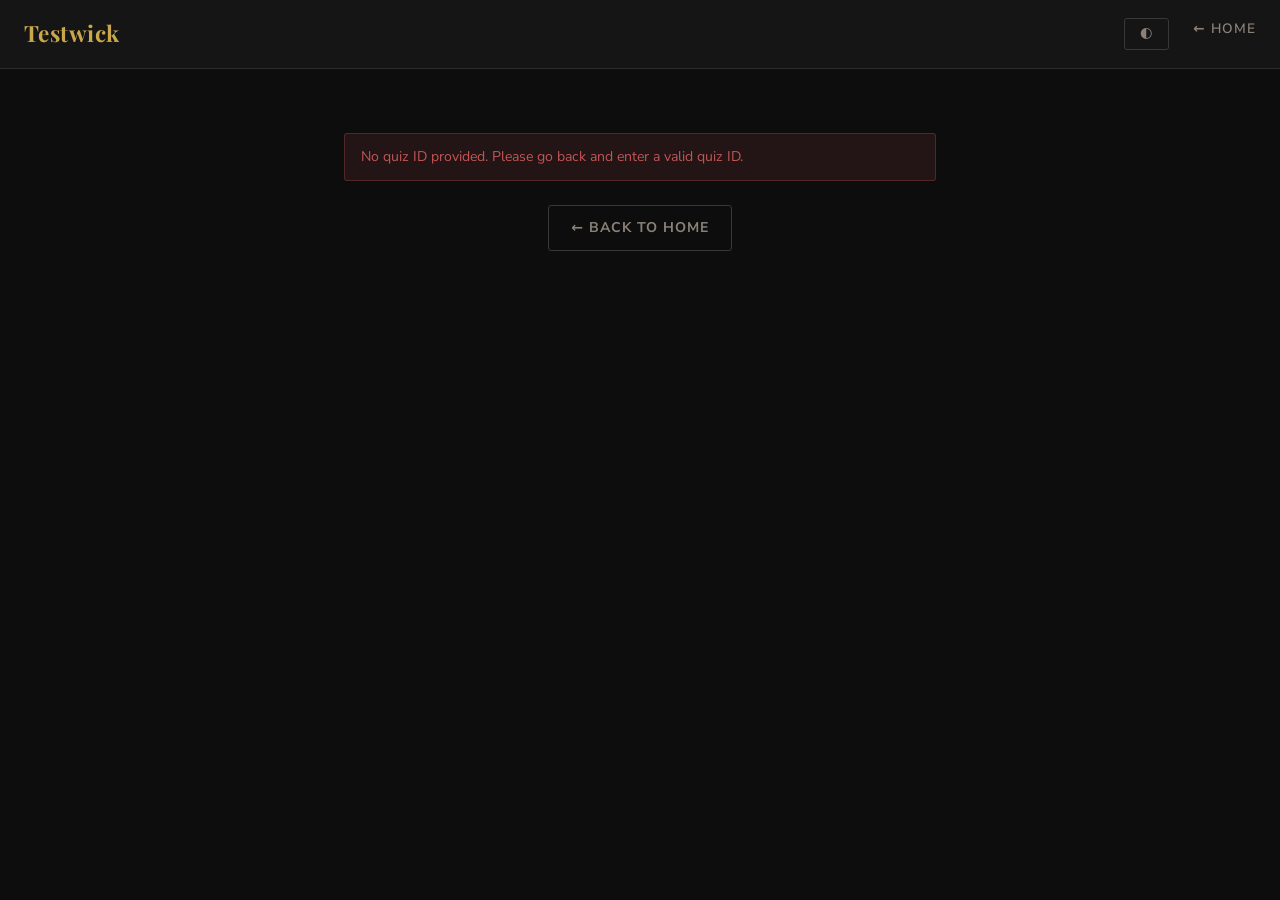
<file: Testwick/Testwick/wwwroot/quiz.html>
<!DOCTYPE html>
<html lang="en">
<head>
    <meta charset="UTF-8" />
    <meta name="viewport" content="width=device-width, initial-scale=1.0" />
    <title>Testwick – Quiz</title>
    <link rel="stylesheet" href="style.css" />
    <style>
        .quiz-shell {
            max-width: 640px;
            margin: 0 auto;
            padding: 2rem 1.5rem 4rem;
        }

        .quiz-topbar {
            display: flex;
            align-items: center;
            justify-content: space-between;
            margin-bottom: 2rem;
        }

        .quiz-title {
            font-family: var(--font-display);
            font-size: 1.1rem;
            color: var(--text);
            font-weight: 600;
        }

        .quiz-counter {
            font-family: var(--font-mono);
            font-size: 0.72rem;
            color: var(--text-dim);
            text-transform: uppercase;
            letter-spacing: 0.1em;
        }

        /* Step panels */
        .step {
            display: none;
        }

            .step.active {
                display: block;
                animation: fadeUp 0.3s ease;
            }

        /* Name form */
        .name-form-card {
            background: var(--surface);
            border: 1px solid var(--border);
            border-radius: var(--radius-lg);
            padding: 2rem;
        }

            .name-form-card h2 {
                font-size: 1.25rem;
                margin-bottom: 0.4rem;
            }

            .name-form-card p {
                font-size: 0.88rem;
                margin-bottom: 1.5rem;
            }

        /* Navigation */
        .quiz-nav {
            display: flex;
            justify-content: space-between;
            align-items: center;
            margin-top: 1.5rem;
            gap: 1rem;
        }

        .nav-dots {
            display: flex;
            gap: 5px;
            flex: 1;
            justify-content: center;
            flex-wrap: wrap;
        }

        .nav-dot {
            width: 7px;
            height: 7px;
            border-radius: 50%;
            background: var(--surface-3);
            border: 1px solid var(--border-2);
            transition: all var(--transition);
        }

            .nav-dot.answered {
                background: var(--gold-dim);
                border-color: var(--gold-dim);
            }

            .nav-dot.current {
                background: var(--gold);
                border-color: var(--gold);
                transform: scale(1.3);
            }

        /* Skipped indicator */
        .skip-label {
            text-align: center;
            margin-top: 0.85rem;
            font-size: 0.78rem;
            color: var(--text-dim);
            font-family: var(--font-mono);
        }

        /* Submit screen */
        .submit-card {
            background: var(--surface);
            border: 1px solid var(--border);
            border-radius: var(--radius-lg);
            padding: 2rem;
            text-align: center;
        }

            .submit-card .big-icon {
                font-size: 3rem;
                margin-bottom: 1rem;
            }

            .submit-card h2 {
                margin-bottom: 0.5rem;
            }

            .submit-card p {
                margin-bottom: 1.5rem;
            }

        .answer-summary {
            display: flex;
            justify-content: center;
            gap: 2rem;
            margin-bottom: 1.5rem;
            font-family: var(--font-mono);
            font-size: 0.8rem;
            color: var(--text-dim);
        }

            .answer-summary strong {
                display: block;
                font-size: 1.5rem;
                color: var(--gold);
                margin-bottom: 0.1rem;
            }
    </style>
</head>
<body>
    <header class="site-header">
        <a href="index.html" class="site-logo">Testwick</a>
        <nav class="nav-links">
            <button class="btn btn-ghost btn-sm" onclick="toggleTheme()">🌓</button>
            <a href="index.html">← Home</a>
        </nav>
    </header>

    <div class="quiz-shell">

        <!-- Loading -->
        <div id="loading" class="loading-center">
            <div class="spinner"></div>
            <span>Loading quiz…</span>
        </div>

        <!-- Error -->
        <div id="error-state" class="hidden mt-4">
            <div class="alert alert-error"></div>
            <div class="text-center mt-3">
                <a href="index.html" class="btn btn-ghost">← Back to home</a>
            </div>
        </div>

        <!-- Empty quiz -->
        <div id="empty-state" class="hidden text-center mt-4">
            <div style="font-size:3rem; margin-bottom:1rem;">📭</div>
            <h2 id="empty-quiz-title" style="margin-bottom:0.5rem;"></h2>
            <p>This quiz has no questions yet. Check back later.</p>
            <div class="mt-3">
                <a href="index.html" class="btn btn-ghost">← Back to home</a>
            </div>
        </div>

        <!-- Main quiz container -->
        <div id="quiz-container" class="hidden">

            <div class="quiz-topbar">
                <div class="quiz-title" id="quiz-title"></div>
                <div class="quiz-counter" id="quiz-counter"></div>
            </div>

            <div class="progress-bar-wrap">
                <div class="progress-bar-fill" id="progress-fill" style="width:0%"></div>
            </div>

            <!-- Step: Questions (generated dynamically) -->
            <div id="questions-area"></div>

            <!-- Step: Name entry -->
            <div id="step-name" class="step">
                <div class="name-form-card">
                    <div class="section-label">Almost done</div>
                    <h2>Who's taking this quiz?</h2>
                    <p>Enter your name before submitting your answers.</p>
                    <div class="field">
                        <label>First Name</label>
                        <input type="text" id="first-name" placeholder="e.g. Jane" autocomplete="given-name" />
                    </div>
                    <div class="field">
                        <label>Last Name</label>
                        <input type="text" id="last-name" placeholder="e.g. Smith" autocomplete="family-name" />
                    </div>
                    <div id="name-error" class="alert alert-error hidden"></div>
                </div>
                <div class="quiz-nav">
                    <button class="btn btn-ghost" onclick="goBack()">← Back</button>
                    <div></div>
                    <button class="btn btn-primary" onclick="goToSubmit()">Review & Submit →</button>
                </div>
            </div>

            <!-- Step: Submit -->
            <div id="step-submit" class="step">
                <div class="submit-card">
                    <div class="big-icon">📝</div>
                    <div class="section-label">Ready to submit</div>
                    <h2 id="submit-greeting"></h2>
                    <p>You've answered the questions below. Submit when you're ready.</p>
                    <div class="answer-summary">
                        <div><strong id="summary-answered"></strong> Answered</div>
                        <div><strong id="summary-skipped"></strong> Skipped</div>
                        <div><strong id="summary-total"></strong> Total</div>
                    </div>
                    <div id="submit-error" class="alert alert-error hidden"></div>
                </div>
                <div class="quiz-nav">
                    <button class="btn btn-ghost" onclick="goBackFromSubmit()">← Edit answers</button>
                    <div></div>
                    <button class="btn btn-primary" id="submit-btn" onclick="submitQuiz()">
                        Submit Quiz ✓
                    </button>
                </div>
            </div>

            <!-- Step: Submitting -->
            <div id="step-submitting" class="step">
                <div class="loading-center" style="min-height:300px;">
                    <div class="spinner"></div>
                    <span>Submitting your answers…</span>
                </div>
            </div>

        </div><!-- /quiz-container -->

    </div><!-- /quiz-shell -->

    <script src="config.js"></script>
    <script>
        // ── State ─────────────────────────────────────────────────
        let quiz = null;
        let questions = [];
        let answers = {};       // { questionId: chosenChoiceId | null }
        let currentStep = 0;   // 0..n-1 = questions, n = name, n+1 = submit

        const STEP_NAME = () => questions.length;
        const STEP_SUBMIT = () => questions.length + 1;

        // ── Init ──────────────────────────────────────────────────
        async function init() {
            const params = new URLSearchParams(window.location.search);
            const id = params.get('id');

            if (!id || isNaN(id)) {
                showError('No quiz ID provided. Please go back and enter a valid quiz ID.');
                return;
            }

            try {
                const res = await fetch(API.quizById(id));
                if (res.status === 404) throw new Error('Quiz not found.');
                if (!res.ok) throw new Error(`Server error ${res.status}`);
                quiz = await res.json();
            } catch (e) {
                showError(e.message);
                return;
            }

            document.getElementById('loading').classList.add('hidden');

            questions = quiz.questions || [];

            if (questions.length === 0) {
                document.getElementById('empty-quiz-title').textContent = quiz.title;
                document.getElementById('empty-state').classList.remove('hidden');
                return;
            }

            // Initialize answer map
            questions.forEach(q => { answers[q.id] = null; });

            // Build question steps
            buildQuestionSteps();

            document.getElementById('quiz-title').textContent = quiz.title;
            document.getElementById('quiz-container').classList.remove('hidden');

            renderStep(0);
        }

        // ── Build question step elements ──────────────────────────
        function buildQuestionSteps() {
            const area = document.getElementById('questions-area');
            area.innerHTML = '';

            questions.forEach((q, idx) => {
                const letters = ['A', 'B', 'C', 'D', 'E', 'F', 'G', 'H'];
                const step = document.createElement('div');
                step.className = 'step';
                step.id = `step-q-${idx}`;

                const choicesHtml = q.choices.map((c, ci) => `
            <button class="choice-btn" id="choice-${q.id}-${c.id}"
              onclick="selectChoice(${q.id}, ${c.id}, ${idx})">
              <span class="choice-letter">${letters[ci] || ci + 1}</span>
              ${escHtml(c.text)}
            </button>
          `).join('');

                step.innerHTML = `
            <div class="question-num">Question ${idx + 1} of ${questions.length}</div>
            <div class="question-text">${escHtml(q.text)}</div>
            <div class="choice-list">${choicesHtml}</div>
            <div class="skip-label" id="skip-label-${idx}">
              ${answers[q.id] === null ? 'No answer selected — will be skipped' : ''}
            </div>
            <div class="quiz-nav">
              <button class="btn btn-ghost" onclick="prevQuestion(${idx})"
                ${idx === 0 ? 'style="visibility:hidden"' : ''}>← Previous</button>
              <div class="nav-dots" id="nav-dots-${idx}"></div>
              <button class="btn btn-primary" onclick="nextQuestion(${idx})">
                ${idx === questions.length - 1 ? 'Continue →' : 'Next →'}
              </button>
            </div>
          `;
                area.appendChild(step);
            });
        }

        // ── Choice selection ──────────────────────────────────────
        function selectChoice(questionId, choiceId, stepIdx) {
            const q = questions[stepIdx];
            // Deselect all
            q.choices.forEach(c => {
                document.getElementById(`choice-${q.id}-${c.id}`)?.classList.remove('selected');
            });
            // If clicking already-selected, deselect (toggle)
            if (answers[questionId] === choiceId) {
                answers[questionId] = null;
            } else {
                answers[questionId] = choiceId;
                document.getElementById(`choice-${q.id}-${choiceId}`)?.classList.add('selected');
            }
            updateSkipLabel(stepIdx);
            updateProgress();
            updateNavDots(stepIdx);
        }

        function updateSkipLabel(idx) {
            const q = questions[idx];
            const label = document.getElementById(`skip-label-${idx}`);
            if (label) label.textContent = answers[q.id] === null ? 'No answer selected — will be skipped' : '';
        }

        // ── Step navigation ───────────────────────────────────────
        function renderStep(step) {
            currentStep = step;

            // Hide all steps
            document.querySelectorAll('.step').forEach(s => s.classList.remove('active'));

            if (step < questions.length) {
                const el = document.getElementById(`step-q-${step}`);
                if (el) el.classList.add('active');

                // Restore selected choice highlight
                const q = questions[step];
                q.choices.forEach(c => {
                    const btn = document.getElementById(`choice-${q.id}-${c.id}`);
                    if (btn) {
                        btn.classList.toggle('selected', answers[q.id] === c.id);
                    }
                });

                updateNavDots(step);
                updateSkipLabel(step);
                document.getElementById('quiz-counter').textContent = `${step + 1} / ${questions.length}`;

            } else if (step === STEP_NAME()) {
                document.getElementById('step-name').classList.add('active');
                document.getElementById('quiz-counter').textContent = 'Name';

            } else if (step === STEP_SUBMIT()) {
                document.getElementById('step-submit').classList.add('active');
                document.getElementById('quiz-counter').textContent = 'Submit';
            }

            updateProgress();
            window.scrollTo({ top: 0, behavior: 'smooth' });
        }

        function nextQuestion(idx) {
            renderStep(idx + 1);
        }

        function prevQuestion(idx) {
            if (idx > 0) renderStep(idx - 1);
        }

        function goBack() {
            renderStep(STEP_NAME() - 1);
        }

        // ── Name → Submit ─────────────────────────────────────────
        function goToSubmit() {
            const fn = document.getElementById('first-name').value.trim();
            const ln = document.getElementById('last-name').value.trim();
            const err = document.getElementById('name-error');

            if (!fn || !ln) {
                err.textContent = 'Please enter both your first and last name.';
                err.classList.remove('hidden');
                return;
            }
            err.classList.add('hidden');

            const answered = Object.values(answers).filter(v => v !== null).length;
            const skipped = questions.length - answered;

            document.getElementById('submit-greeting').textContent = `Ready, ${fn}?`;
            document.getElementById('summary-answered').textContent = answered;
            document.getElementById('summary-skipped').textContent = skipped;
            document.getElementById('summary-total').textContent = questions.length;

            renderStep(STEP_SUBMIT());
        }

        function goBackFromSubmit() {
            renderStep(STEP_NAME());
        }

        // ── Submit quiz ───────────────────────────────────────────
        async function submitQuiz() {
            const btn = document.getElementById('submit-btn');
            const err = document.getElementById('submit-error');
            btn.disabled = true;
            err.classList.add('hidden');

            // Show submitting step
            document.querySelectorAll('.step').forEach(s => s.classList.remove('active'));
            document.getElementById('step-submitting').classList.add('active');

            const fn = document.getElementById('first-name').value.trim();
            const ln = document.getElementById('last-name').value.trim();

            const payload = {
                firstName: fn,
                lastName: ln,
                quizId: quiz.id,
                answers: questions.map(q => ({
                    questionId: q.id,
                    chosenChoiceId: answers[q.id] ?? null
                }))
            };

            try {
                const res = await fetch(API.results(), {
                    method: 'POST',
                    headers: { 'Content-Type': 'application/json' },
                    body: JSON.stringify(payload)
                });
                if (!res.ok) {
                    const msg = await res.text();
                    throw new Error(msg || `Server error ${res.status}`);
                }
                const result = await res.json();
                window.location.href = `results.html?id=${result.id}`;
            } catch (e) {
                // Show error, go back to submit step
                renderStep(STEP_SUBMIT());
                err.textContent = 'Submission failed: ' + e.message;
                err.classList.remove('hidden');
                btn.disabled = false;
            }
        }

        // ── Progress & dots ───────────────────────────────────────
        function updateProgress() {
            const answered = Object.values(answers).filter(v => v !== null).length;
            const pct = (currentStep / (questions.length + 2)) * 100;
            document.getElementById('progress-fill').style.width = Math.round(pct) + '%';
        }

        function updateNavDots(activeIdx) {
            const container = document.getElementById(`nav-dots-${activeIdx}`);
            if (!container) return;
            container.innerHTML = '';
            questions.forEach((q, i) => {
                const dot = document.createElement('div');
                dot.className = 'nav-dot';
                if (i === activeIdx) dot.classList.add('current');
                else if (answers[q.id] !== null) dot.classList.add('answered');
                dot.title = `Question ${i + 1}`;
                dot.style.cursor = 'pointer';
                dot.onclick = () => renderStep(i);
                container.appendChild(dot);
            });
        }

        // ── Helpers ───────────────────────────────────────────────
        function showError(msg) {
            document.getElementById('loading').classList.add('hidden');
            const state = document.getElementById('error-state');
            state.classList.remove('hidden');
            state.querySelector('.alert').textContent = msg;
        }

        function escHtml(str) {
            return str.replace(/&/g, '&amp;').replace(/</g, '&lt;').replace(/>/g, '&gt;').replace(/"/g, '&quot;').replace(/\n/g, '<br>');
        }

        init();
    </script>
</body>
</html>
</file>
<file: Testwick/Testwick/wwwroot/style.css>
/* ══════════════════════════════════════════════════════════════
   Testwick – Shared Stylesheet
   Dark Academic aesthetic: charcoal + gold, serif display font
══════════════════════════════════════════════════════════════ */

@import url('https://fonts.googleapis.com/css2?family=Playfair+Display:ital,wght@0,400;0,600;0,700;1,400&family=IBM+Plex+Mono:wght@400;500&family=Nunito+Sans:wght@300;400;600;700&display=swap');

/* ── Design Tokens ─────────────────────────────────────────── */
:root {
  --bg:          #0D0D0D;
  --surface:     #151515;
  --surface-2:   #1C1C1C;
  --surface-3:   #242424;
  --border:      #2C2C2C;
  --border-2:    #383838;

  --gold:        #C8A84B;
  --gold-light:  #E2C870;
  --gold-dim:    #7A6428;

  --text:        #EDE8DF;
  --text-muted:  #8A8278;
  --text-dim:    #555048;

  --green:       #4D9B6F;
  --green-bg:    rgba(77,155,111,0.12);
  --red:         #C25555;
  --red-bg:      rgba(194,85,85,0.12);
  --blue:        #5A8CC9;

  --font-display: 'Playfair Display', Georgia, serif;
  --font-body:    'Nunito Sans', system-ui, sans-serif;
  --font-mono:    'IBM Plex Mono', monospace;

  --radius:      3px;
  --radius-lg:   6px;
  --transition:  200ms ease;
}
/* ── Light Mode Override ───────────────────────────────────── */
[data-theme="light"] {
    --bg: #F7F6F2;
    --surface: #FFFFFF;
    --surface-2: #F1EFEA;
    --surface-3: #E7E4DD;
    --border: #D6D2C8;
    --border-2: #C8C3B7;
    /* KEEP GOLD (your branding stays intact) */
    --gold: #B8963F;
    --gold-light: #E2C870;
    --gold-dim: #7A6428;
    /* Flip text to dark */
    --text: #1A1A1A;
    --text-muted: #5F5A52;
    --text-dim: #8A857C;
    /* Keep semantic colors */
    --green: #3E8E63;
    --green-bg: rgba(62,142,99,0.12);
    --red: #B54848;
    --red-bg: rgba(181,72,72,0.12);
}

/* ── Ease ─-────────────────────────────────────────────────── */
* {
    transition: background-color 1s ease, color 1s ease, border-color 1s ease;
}

/* ── Reset ─────────────────────────────────────────────────── */
*, *::before, *::after { box-sizing: border-box; margin: 0; padding: 0; }
html { font-size: 16px; scroll-behavior: smooth; }
body {
  background: var(--bg);
  color: var(--text);
  font-family: var(--font-body);
  font-weight: 400;
  line-height: 1.6;
  min-height: 100vh;
}
a { color: var(--gold); text-decoration: none; }
a:hover { color: var(--gold-light); }
img { display: block; max-width: 100%; }

/* ── Typography ────────────────────────────────────────────── */
h1, h2, h3, h4 {
  font-family: var(--font-display);
  font-weight: 600;
  line-height: 1.2;
  color: var(--text);
}
h1 { font-size: clamp(2rem, 5vw, 3.2rem); }
h2 { font-size: clamp(1.4rem, 3vw, 2rem); }
h3 { font-size: 1.2rem; }
p { color: var(--text-muted); }

/* ── Layout Shell ──────────────────────────────────────────── */
.page-wrap {
  max-width: 860px;
  margin: 0 auto;
  padding: 2rem 1.5rem 4rem;
}
.page-wrap.wide { max-width: 1080px; }

/* ── Nav / Header ──────────────────────────────────────────── */
.site-header {
  border-bottom: 1px solid var(--border);
  padding: 1rem 1.5rem;
  display: flex;
  align-items: center;
  gap: 1rem;
  background: var(--surface);
}
.site-logo {
  font-family: var(--font-display);
  font-size: 1.4rem;
  font-weight: 700;
  color: var(--gold);
  letter-spacing: 0.02em;
}
.site-logo span { color: var(--text-muted); font-weight: 400; font-size: 0.85rem; margin-left: 0.5rem; }
.nav-links { margin-left: auto; display: flex; gap: 1.5rem; }
.nav-links a { font-size: 0.85rem; color: var(--text-muted); font-weight: 600; text-transform: uppercase; letter-spacing: 0.08em; }
.nav-links a:hover { color: var(--gold); }

/* ── Section Headings ──────────────────────────────────────── */
.section-label {
  font-family: var(--font-mono);
  font-size: 0.7rem;
  font-weight: 500;
  color: var(--gold);
  text-transform: uppercase;
  letter-spacing: 0.15em;
  margin-bottom: 0.5rem;
}
.section-divider {
  border: none;
  border-top: 1px solid var(--border);
  margin: 2.5rem 0;
}

/* ── Cards ─────────────────────────────────────────────────── */
.card {
  background: var(--surface);
  border: 1px solid var(--border);
  border-radius: var(--radius-lg);
  padding: 1.75rem;
}
.card + .card { margin-top: 1rem; }
.card-title {
  font-family: var(--font-display);
  font-size: 1.1rem;
  color: var(--text);
  margin-bottom: 0.35rem;
}
.card-meta {
  font-family: var(--font-mono);
  font-size: 0.72rem;
  color: var(--text-dim);
  margin-bottom: 1rem;
}

/* ── Grid ──────────────────────────────────────────────────── */
.grid-2 { display: grid; grid-template-columns: 1fr 1fr; gap: 1rem; }
@media (max-width: 620px) { .grid-2 { grid-template-columns: 1fr; } }
.grid-3 { display: grid; grid-template-columns: repeat(3, 1fr); gap: 1rem; }
@media (max-width: 720px) { .grid-3 { grid-template-columns: 1fr; } }

/* ── Forms ─────────────────────────────────────────────────── */
.field { margin-bottom: 1.2rem; }
.field label {
  display: block;
  font-size: 0.78rem;
  font-weight: 700;
  text-transform: uppercase;
  letter-spacing: 0.08em;
  color: var(--text-muted);
  margin-bottom: 0.4rem;
}
.field input[type="text"],
.field input[type="number"],
.field textarea,
.field select {
  width: 100%;
  background: var(--surface-2);
  border: 1px solid var(--border-2);
  border-radius: var(--radius);
  color: var(--text);
  font-family: var(--font-body);
  font-size: 0.95rem;
  padding: 0.65rem 0.9rem;
  outline: none;
  transition: border-color var(--transition);
  appearance: none;
}
.field input:focus,
.field textarea:focus,
.field select:focus { border-color: var(--gold); }
.field textarea { resize: vertical; min-height: 90px; }
.field-hint {
  font-size: 0.75rem;
  color: var(--text-dim);
  margin-top: 0.3rem;
}

/* ── Buttons ───────────────────────────────────────────────── */
.btn {
  display: inline-flex;
  align-items: center;
  gap: 0.5rem;
  font-family: var(--font-body);
  font-size: 0.88rem;
  font-weight: 700;
  text-transform: uppercase;
  letter-spacing: 0.07em;
  padding: 0.65rem 1.4rem;
  border-radius: var(--radius);
  border: 1px solid transparent;
  cursor: pointer;
  transition: all var(--transition);
  white-space: nowrap;
}
.btn-primary {
  background: var(--gold);
  color: #0D0D0D;
  border-color: var(--gold);
}
.btn-primary:hover { background: var(--gold-light); border-color: var(--gold-light); color: #0D0D0D; }
.btn-outline {
  background: transparent;
  color: var(--gold);
  border-color: var(--gold-dim);
}
.btn-outline:hover { border-color: var(--gold); background: rgba(200,168,75,0.08); }
.btn-ghost {
  background: transparent;
  color: var(--text-muted);
  border-color: var(--border-2);
}
.btn-ghost:hover { color: var(--text); border-color: var(--border-2); background: var(--surface-2); }
.btn-danger {
  background: transparent;
  color: var(--red);
  border-color: rgba(194,85,85,0.3);
}
.btn-danger:hover { background: var(--red-bg); }
.btn:disabled { opacity: 0.45; cursor: not-allowed; }
.btn-sm { font-size: 0.78rem; padding: 0.4rem 0.9rem; }
.btn-full { width: 100%; justify-content: center; }

/* ── Badges & Tags ─────────────────────────────────────────── */
.badge {
  display: inline-block;
  font-family: var(--font-mono);
  font-size: 0.68rem;
  font-weight: 500;
  padding: 0.2rem 0.5rem;
  border-radius: 2px;
  text-transform: uppercase;
  letter-spacing: 0.06em;
}
.badge-gold { background: rgba(200,168,75,0.15); color: var(--gold); border: 1px solid var(--gold-dim); }
.badge-green { background: var(--green-bg); color: var(--green); border: 1px solid rgba(77,155,111,0.3); }
.badge-red { background: var(--red-bg); color: var(--red); border: 1px solid rgba(194,85,85,0.3); }
.badge-muted { background: var(--surface-3); color: var(--text-dim); border: 1px solid var(--border); }

/* ── Token Display ─────────────────────────────────────────── */
.token-box {
  background: var(--surface-2);
  border: 1px solid var(--border);
  border-radius: var(--radius);
  padding: 0.6rem 0.9rem;
  display: flex;
  align-items: center;
  gap: 0.75rem;
}
.token-box code {
  font-family: var(--font-mono);
  font-size: 0.78rem;
  color: var(--gold-light);
  flex: 1;
  word-break: break-all;
}
.token-copy-btn {
  font-size: 0.7rem;
  font-family: var(--font-mono);
  color: var(--text-dim);
  background: none;
  border: none;
  cursor: pointer;
  transition: color var(--transition);
}
.token-copy-btn:hover { color: var(--gold); }

/* ── Progress Bar ──────────────────────────────────────────── */
.progress-bar-wrap {
  height: 3px;
  background: var(--surface-3);
  border-radius: 999px;
  overflow: hidden;
  margin-bottom: 2rem;
}
.progress-bar-fill {
  height: 100%;
  background: var(--gold);
  border-radius: 999px;
  transition: width 400ms cubic-bezier(.4,0,.2,1);
}

/* ── Quiz Question Card ────────────────────────────────────── */
.question-num {
  font-family: var(--font-mono);
  font-size: 0.72rem;
  color: var(--text-dim);
  margin-bottom: 0.75rem;
  text-transform: uppercase;
  letter-spacing: 0.1em;
}
.question-text {
  font-family: var(--font-display);
  font-size: clamp(1.1rem, 2.5vw, 1.4rem);
  color: var(--text);
  margin-bottom: 1.5rem;
  line-height: 1.4;
}
.choice-list { display: flex; flex-direction: column; gap: 0.65rem; }
.choice-btn {
  width: 100%;
  text-align: left;
  background: var(--surface-2);
  border: 1px solid var(--border-2);
  border-radius: var(--radius-lg);
  padding: 0.9rem 1.1rem;
  color: var(--text-muted);
  font-family: var(--font-body);
  font-size: 0.95rem;
  cursor: pointer;
  transition: all var(--transition);
  display: flex;
  align-items: center;
  gap: 0.85rem;
}
.choice-btn:hover:not(.selected):not(.disabled) {
  border-color: var(--gold-dim);
  color: var(--text);
  background: var(--surface-3);
}
.choice-btn.selected {
  border-color: var(--gold);
  background: rgba(200,168,75,0.1);
  color: var(--text);
}
.choice-btn.correct {
  border-color: var(--green);
  background: var(--green-bg);
  color: var(--green);
}
.choice-btn.wrong {
  border-color: var(--red);
  background: var(--red-bg);
  color: var(--red);
  text-decoration: line-through;
  opacity: 0.8;
}
.choice-btn.disabled { cursor: default; }
.choice-letter {
  font-family: var(--font-mono);
  font-size: 0.72rem;
  font-weight: 500;
  width: 22px;
  height: 22px;
  border-radius: 50%;
  border: 1px solid currentColor;
  display: flex;
  align-items: center;
  justify-content: center;
  flex-shrink: 0;
  opacity: 0.7;
  text-transform: uppercase;
}

/* ── Score Display ─────────────────────────────────────────── */
.score-circle {
  width: 130px;
  height: 130px;
  border-radius: 50%;
  border: 3px solid var(--gold);
  display: flex;
  flex-direction: column;
  align-items: center;
  justify-content: center;
  margin: 0 auto 2rem;
  background: rgba(200,168,75,0.06);
}
.score-number {
  font-family: var(--font-display);
  font-size: 2.4rem;
  font-weight: 700;
  color: var(--gold);
  line-height: 1;
}
.score-denom {
  font-family: var(--font-mono);
  font-size: 0.72rem;
  color: var(--text-dim);
  margin-top: 0.2rem;
}

/* ── Alert / Toast ─────────────────────────────────────────── */
.alert {
  padding: 0.75rem 1rem;
  border-radius: var(--radius);
  font-size: 0.88rem;
  margin-bottom: 1rem;
}
.alert-error { background: var(--red-bg); color: var(--red); border: 1px solid rgba(194,85,85,0.3); }
.alert-success { background: var(--green-bg); color: var(--green); border: 1px solid rgba(77,155,111,0.3); }
.alert-info { background: rgba(90,140,201,0.1); color: var(--blue); border: 1px solid rgba(90,140,201,0.3); }

/* ── Spinner ───────────────────────────────────────────────── */
.spinner {
  display: inline-block;
  width: 20px; height: 20px;
  border: 2px solid var(--border-2);
  border-top-color: var(--gold);
  border-radius: 50%;
  animation: spin 0.7s linear infinite;
}
@keyframes spin { to { transform: rotate(360deg); } }

.loading-center {
  display: flex;
  flex-direction: column;
  align-items: center;
  justify-content: center;
  gap: 1rem;
  min-height: 200px;
  color: var(--text-dim);
  font-size: 0.85rem;
  font-family: var(--font-mono);
}

/* ── Utility ───────────────────────────────────────────────── */
.mt-1 { margin-top: 0.5rem; }
.mt-2 { margin-top: 1rem; }
.mt-3 { margin-top: 1.5rem; }
.mt-4 { margin-top: 2rem; }
.mb-1 { margin-bottom: 0.5rem; }
.mb-2 { margin-bottom: 1rem; }
.mb-3 { margin-bottom: 1.5rem; }
.text-center { text-align: center; }
.text-right  { text-align: right; }
.flex { display: flex; }
.flex-between { display: flex; justify-content: space-between; align-items: center; }
.flex-end { display: flex; justify-content: flex-end; }
.gap-1 { gap: 0.5rem; }
.gap-2 { gap: 1rem; }
.hidden { display: none !important; }
.mono { font-family: var(--font-mono); font-size: 0.85em; }

/* ── Animations ────────────────────────────────────────────── */
@keyframes fadeUp {
  from { opacity: 0; transform: translateY(14px); }
  to   { opacity: 1; transform: translateY(0); }
}
.fade-up { animation: fadeUp 0.35s ease both; }

@keyframes fadeIn {
  from { opacity: 0; }
  to   { opacity: 1; }
}
.fade-in { animation: fadeIn 0.3s ease both; }

/* ── Ornamental Header ─────────────────────────────────────── */
.page-hero {
  padding: 3.5rem 0 2.5rem;
  border-bottom: 1px solid var(--border);
  margin-bottom: 2.5rem;
}
.page-hero .eyebrow {
  font-family: var(--font-mono);
  font-size: 0.7rem;
  color: var(--gold);
  text-transform: uppercase;
  letter-spacing: 0.18em;
  margin-bottom: 0.75rem;
}
.page-hero h1 { margin-bottom: 0.5rem; }
.page-hero p  { font-size: 1rem; max-width: 540px; }

/* ── Ornamental Rule ───────────────────────────────────────── */
.ornament {
  text-align: center;
  color: var(--gold-dim);
  font-family: var(--font-display);
  font-size: 1.2rem;
  letter-spacing: 0.5em;
  margin: 2rem 0;
}

/* ── Topics Checkbox Grid ──────────────────────────────────── */
.topic-grid {
  display: flex;
  flex-wrap: wrap;
  gap: 0.5rem;
  margin-top: 0.4rem;
}
.topic-chip {
  display: inline-flex;
  align-items: center;
  gap: 0.4rem;
  font-size: 0.8rem;
  padding: 0.3rem 0.75rem;
  border-radius: 999px;
  border: 1px solid var(--border-2);
  background: var(--surface-2);
  color: var(--text-muted);
  cursor: pointer;
  transition: all var(--transition);
  user-select: none;
}
.topic-chip:hover { border-color: var(--gold-dim); color: var(--text); }
.topic-chip.selected { border-color: var(--gold); background: rgba(200,168,75,0.12); color: var(--gold); }
.topic-chip input { display: none; }

/* ── Choice Builder ────────────────────────────────────────── */
.choice-builder { display: flex; flex-direction: column; gap: 0.5rem; }
.choice-row {
  display: flex;
  align-items: center;
  gap: 0.5rem;
}
.choice-row input[type="radio"] { accent-color: var(--gold); cursor: pointer; flex-shrink: 0; }
.choice-row input[type="text"] {
  flex: 1;
  background: var(--surface-2);
  border: 1px solid var(--border-2);
  border-radius: var(--radius);
  color: var(--text);
  font-family: var(--font-body);
  font-size: 0.9rem;
  padding: 0.5rem 0.75rem;
  outline: none;
  transition: border-color var(--transition);
}
.choice-row input[type="text"]:focus { border-color: var(--gold); }
.choice-row .remove-choice {
  background: none;
  border: none;
  color: var(--text-dim);
  cursor: pointer;
  font-size: 1rem;
  line-height: 1;
  padding: 0.25rem;
  transition: color var(--transition);
}
.choice-row .remove-choice:hover { color: var(--red); }

/* ── Question Review Item ──────────────────────────────────── */
.review-item {
  background: var(--surface);
  border: 1px solid var(--border);
  border-radius: var(--radius-lg);
  padding: 1.25rem 1.5rem;
  margin-bottom: 0.75rem;
}
.review-item .q-num {
  font-family: var(--font-mono);
  font-size: 0.68rem;
  color: var(--text-dim);
  text-transform: uppercase;
  letter-spacing: 0.1em;
  margin-bottom: 0.4rem;
}
.review-item .q-text {
  font-family: var(--font-display);
  font-size: 1rem;
  color: var(--text);
  margin-bottom: 0.75rem;
}
.review-item .q-actions {
  display: flex;
  gap: 0.5rem;
  margin-top: 0.75rem;
}

/* ── Scrollbar ─────────────────────────────────────────────── */
::-webkit-scrollbar { width: 6px; }
::-webkit-scrollbar-track { background: var(--bg); }
::-webkit-scrollbar-thumb { background: var(--border-2); border-radius: 3px; }
::-webkit-scrollbar-thumb:hover { background: var(--text-dim); }
</file>
